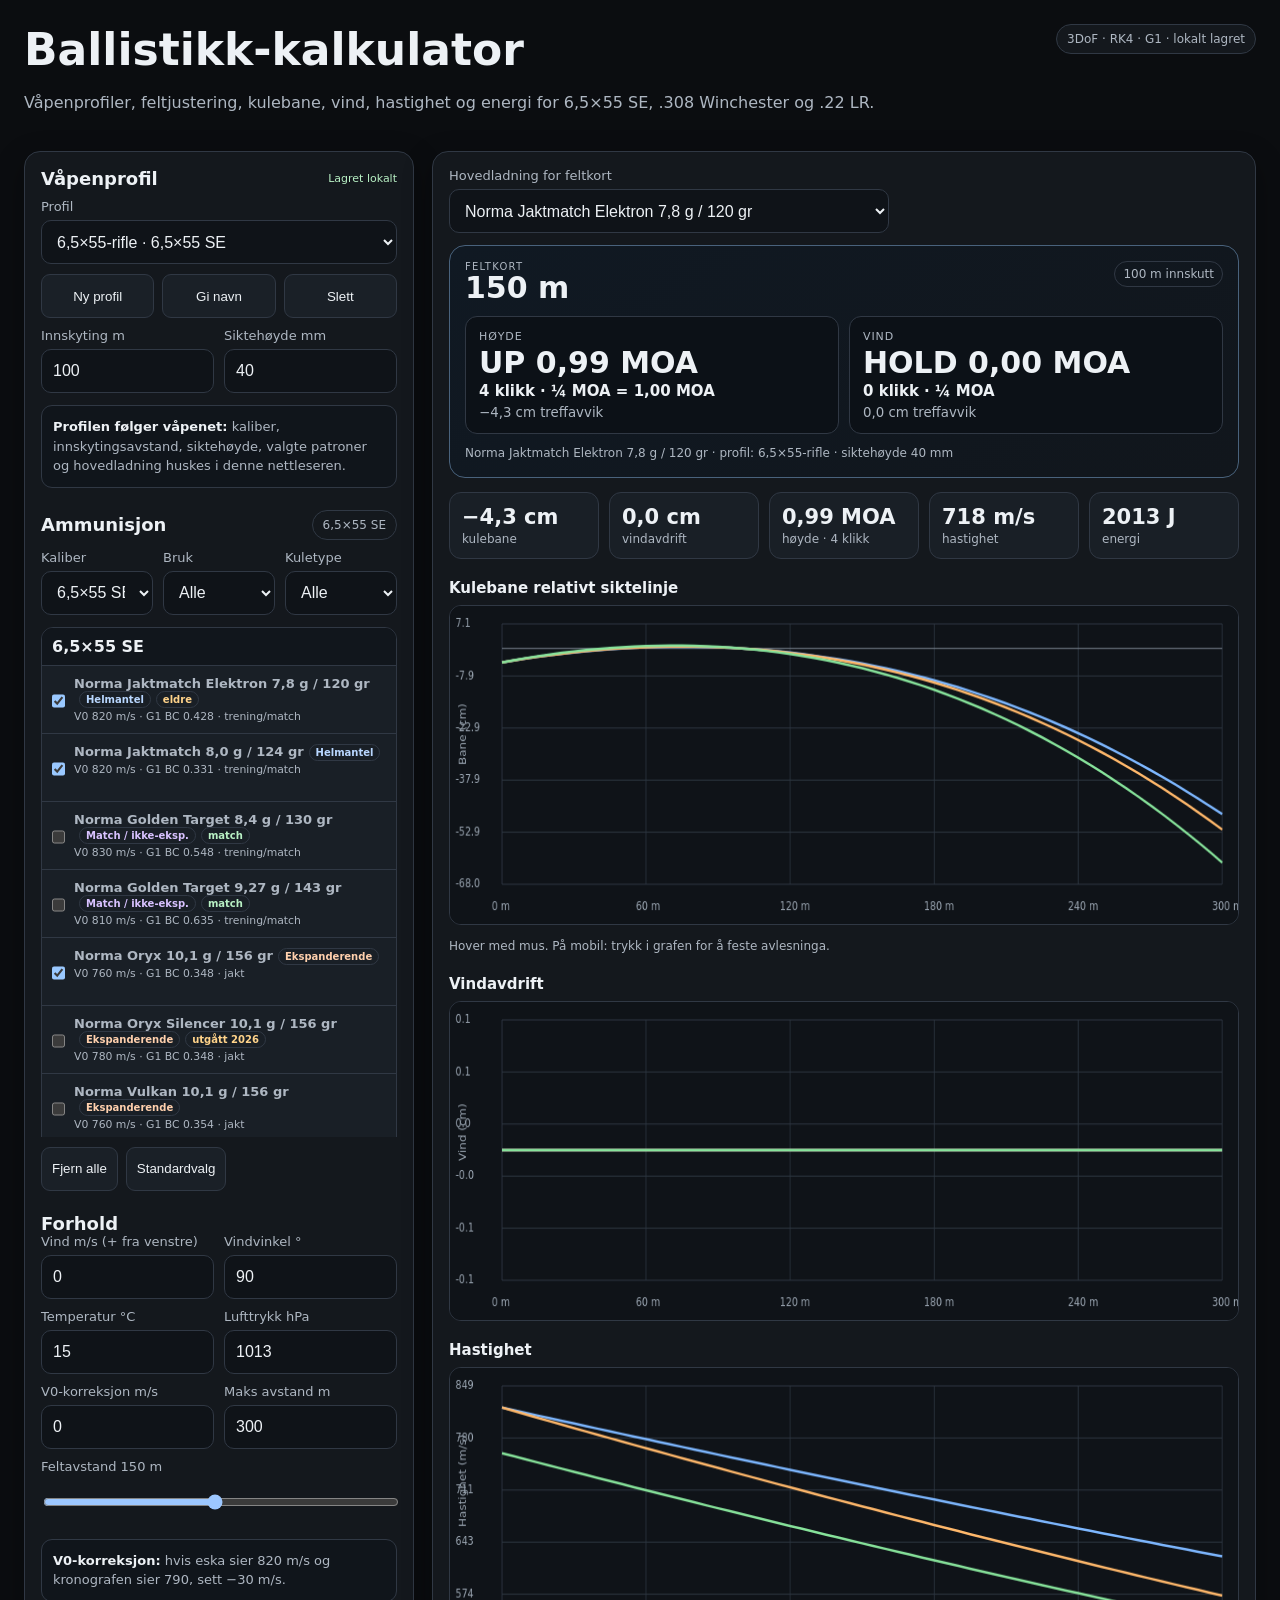
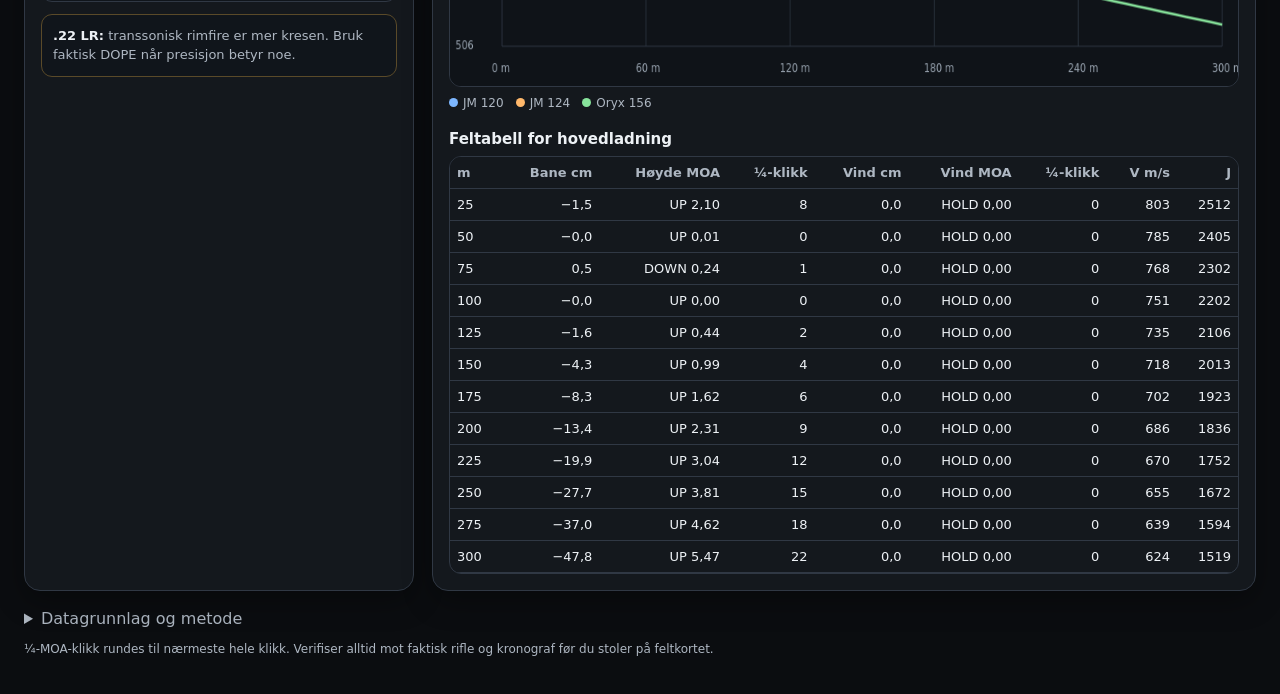
<file: ballistikk/index.html>
<!doctype html>
<html lang="no">
<head>
<meta charset="utf-8">
<meta name="viewport" content="width=device-width,initial-scale=1">
<meta name="description" content="Interaktiv ballistikk-kalkulator for 6,5x55, .308 Winchester og .22 LR med våpenprofiler og feltjustering i MOA.">
<meta name="theme-color" content="#0b0d10">
<meta name="apple-mobile-web-app-capable" content="yes">
<meta name="apple-mobile-web-app-status-bar-style" content="black-translucent">
<meta name="apple-mobile-web-app-title" content="Ballistikk">
<title>Ballistikk-kalkulator</title>
<link rel="manifest" href="./manifest.webmanifest?v=20261107-5">
<link rel="icon" type="image/png" sizes="192x192" href="./icon-192.png">
<link rel="apple-touch-icon" href="./icon-192.png">
<link rel="stylesheet" href="./style.css?v=20261107-5">
<script defer src="./app.js?v=20261107-5"></script>
</head>
<body>
<main>
<header class="top">
  <div><h1>Ballistikk-kalkulator</h1><p>Våpenprofiler, feltjustering, kulebane, vind, hastighet og energi for 6,5×55 SE, .308 Winchester og .22 LR.</p></div>
  <div class="top-actions">
  <button id="installBtn" class="install-btn" type="button" hidden>Installer app</button>
  <span class="badge">3DoF · RK4 · G1 · lokalt lagret</span>
</div>
</header>

<div class="grid">
<aside class="panel controls-panel">
  <section id="profilePanel" class="profile-section">
    <div class="section-head"><h2>Våpenprofil</h2><span id="saveState" class="save-state">Lagret lokalt</span></div>
    <label>Profil<select id="profileSelect"></select></label>
    <div class="actions profile-actions">
      <button id="addProfileBtn" type="button">Ny profil</button>
      <button id="renameProfileBtn" type="button">Gi navn</button>
      <button id="deleteProfileBtn" type="button">Slett</button>
    </div>
    <div class="controls profile-controls">
      <label>Innskyting m<input id="zero" type="number" min="10" max="500" step="5" value="100"></label>
      <label>Siktehøyde mm<input id="sight" type="number" min="0" max="120" step="1" value="40"></label>
    </div>
    <p class="note"><strong>Profilen følger våpenet:</strong> kaliber, innskytingsavstand, siktehøyde, valgte patroner og hovedladning huskes i denne nettleseren.</p>
  </section>

  <section class="space">
    <div class="section-head"><h2>Ammunisjon</h2><span id="ammoCaliberLabel" class="mini-badge"></span></div>
    <div class="ammo-filters">
      <label>Kaliber<select id="profileCaliber"><option value="6.5x55">6,5×55 SE</option><option value="308">.308 Win</option><option value="22lr">.22 LR</option></select></label>
      <label>Bruk<select id="typeFilter"><option value="all">Alle</option><option value="hunting">Jakt</option><option value="training">Trening / match</option></select></label>
      <label>Kuletype<select id="bulletFilter"><option value="all">Alle</option><option value="fmj">Helmantel</option><option value="match">Match / ikke-eksp.</option><option value="expanding">Ekspanderende</option><option value="rimfire">.22 LR</option></select></label>
    </div>
    <div id="loadList" class="ammo-groups"></div>
    <div class="actions"><button id="clearBtn" type="button">Fjern alle</button><button id="defaultAmmoBtn" type="button">Standardvalg</button></div>
  </section>

  <section class="space">
    <h2>Forhold</h2>
    <div class="controls">
      <label>Vind m/s (+ fra venstre)<input id="wind" type="number" step=".5" value="0"></label>
      <label>Vindvinkel °<input id="windAngle" type="number" min="0" max="180" step="5" value="90"></label>
      <label>Temperatur °C<input id="temp" type="number" min="-40" max="50" step="1" value="15"></label>
      <label>Lufttrykk hPa<input id="pressure" type="number" min="750" max="1100" step="1" value="1013"></label>
      <label>V0-korreksjon m/s<input id="v0Offset" type="number" min="-150" max="150" step="1" value="0"></label>
      <label>Maks avstand m<input id="maxRange" type="number" min="50" max="1000" step="25" value="300"></label>
      <label class="full">Feltavstand <span id="rangeLabel">150</span> m<input id="readRange" type="range" min="10" max="300" step="5" value="150"></label>
    </div>
    <p class="note"><strong>V0-korreksjon:</strong> hvis eska sier 820 m/s og kronografen sier 790, sett −30 m/s.</p>
    <p class="note warn"><strong>.22 LR:</strong> transsonisk rimfire er mer kresen. Bruk faktisk DOPE når presisjon betyr noe.</p>
  </section>
</aside>

<section class="panel results-panel">
  <div class="primary-picker">
    <label>Hovedladning for feltkort<select id="primaryLoadSelect"></select></label>
  </div>

  <section id="fieldCard" class="field-card" aria-live="polite">
    <div class="field-head"><div><span class="eyebrow">Feltkort</span><strong id="fieldDistance">150 m</strong></div><span id="fieldZero" class="field-zero">100 m innskutt</span></div>
    <div class="dial-grid">
      <div class="dial-card elevation"><span class="dial-label">Høyde</span><strong id="elevDial">UP 0,00 MOA</strong><span id="elevClicks">0 klikk · ¼ MOA</span><small id="elevImpact">0,0 cm treffavvik</small></div>
      <div class="dial-card windage"><span class="dial-label">Vind</span><strong id="windDial">LEFT 0,00 MOA</strong><span id="windClicks">0 klikk · ¼ MOA</span><small id="windImpact">0,0 cm treffavvik</small></div>
    </div>
    <p class="field-note" id="fieldLoad"></p>
  </section>

  <div id="cards" class="cards"><div class="card"><div class="v">Laster…</div><div class="k">ballistikkmotor</div></div></div>

  <h3>Kulebane relativt siktelinje</h3>
  <div class="chart"><canvas id="dropChart" width="1000" height="320"></canvas><div id="dropTip" class="tooltip"></div></div>
  <p class="hint">Hover med mus. På mobil: trykk i grafen for å feste avlesninga.</p>
  <h3>Vindavdrift</h3>
  <div class="chart"><canvas id="windChart" width="1000" height="320"></canvas><div id="windTip" class="tooltip"></div></div>
  <h3>Hastighet</h3>
  <div class="chart"><canvas id="velChart" width="1000" height="320"></canvas><div id="velTip" class="tooltip"></div></div>
  <div id="legend" class="legend"></div>

  <h3>Feltabell for hovedladning</h3>
  <div class="tablewrap"><table><thead><tr><th>m</th><th>Bane cm</th><th>Høyde MOA</th><th>¼-klikk</th><th>Vind cm</th><th>Vind MOA</th><th>¼-klikk</th><th>V m/s</th><th>J</th></tr></thead><tbody id="tbody"></tbody></table></div>
</section>
</div>

<details><summary>Datagrunnlag og metode</summary><p class="mini">Centerfire bruker publiserte V0- og G1-BC-data. .22 LR bruker oppgitt G1 der den finnes og tydelig merket effektiv G1 der produsenten bare publiserer hastighetstabell. Modellen inkluderer tyngdekraft, lufttetthet, relativ luftstrøm og standard stykkevis G1-retardasjon. Ikke Coriolis, spindrift eller aerodynamisk jump.</p></details>
<p class="mini">¼-MOA-klikk rundes til nærmeste hele klikk. Verifiser alltid mot faktisk rifle og kronograf før du stoler på feltkortet.</p>
<noscript><p class="note warn">JavaScript må være aktivert for at kalkulatoren skal fungere.</p></noscript>
</main>
</body></html>
</file>
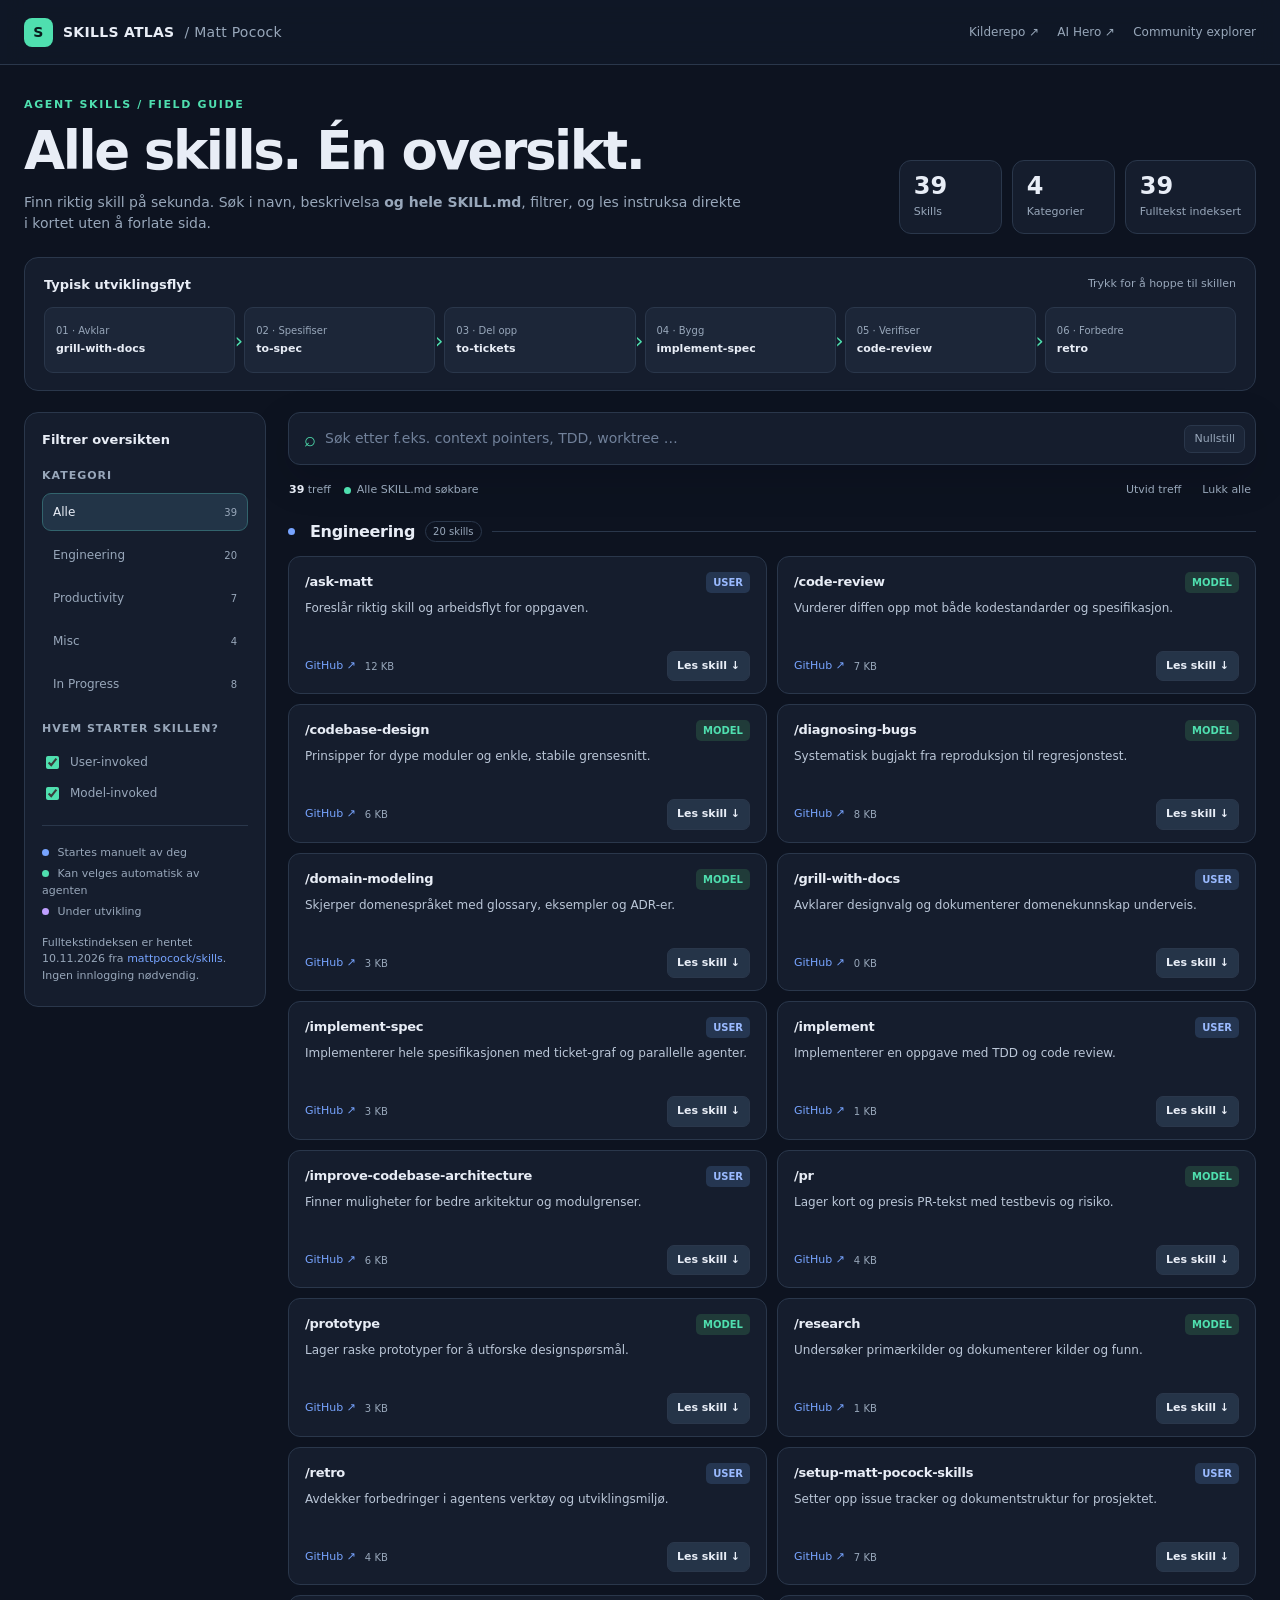
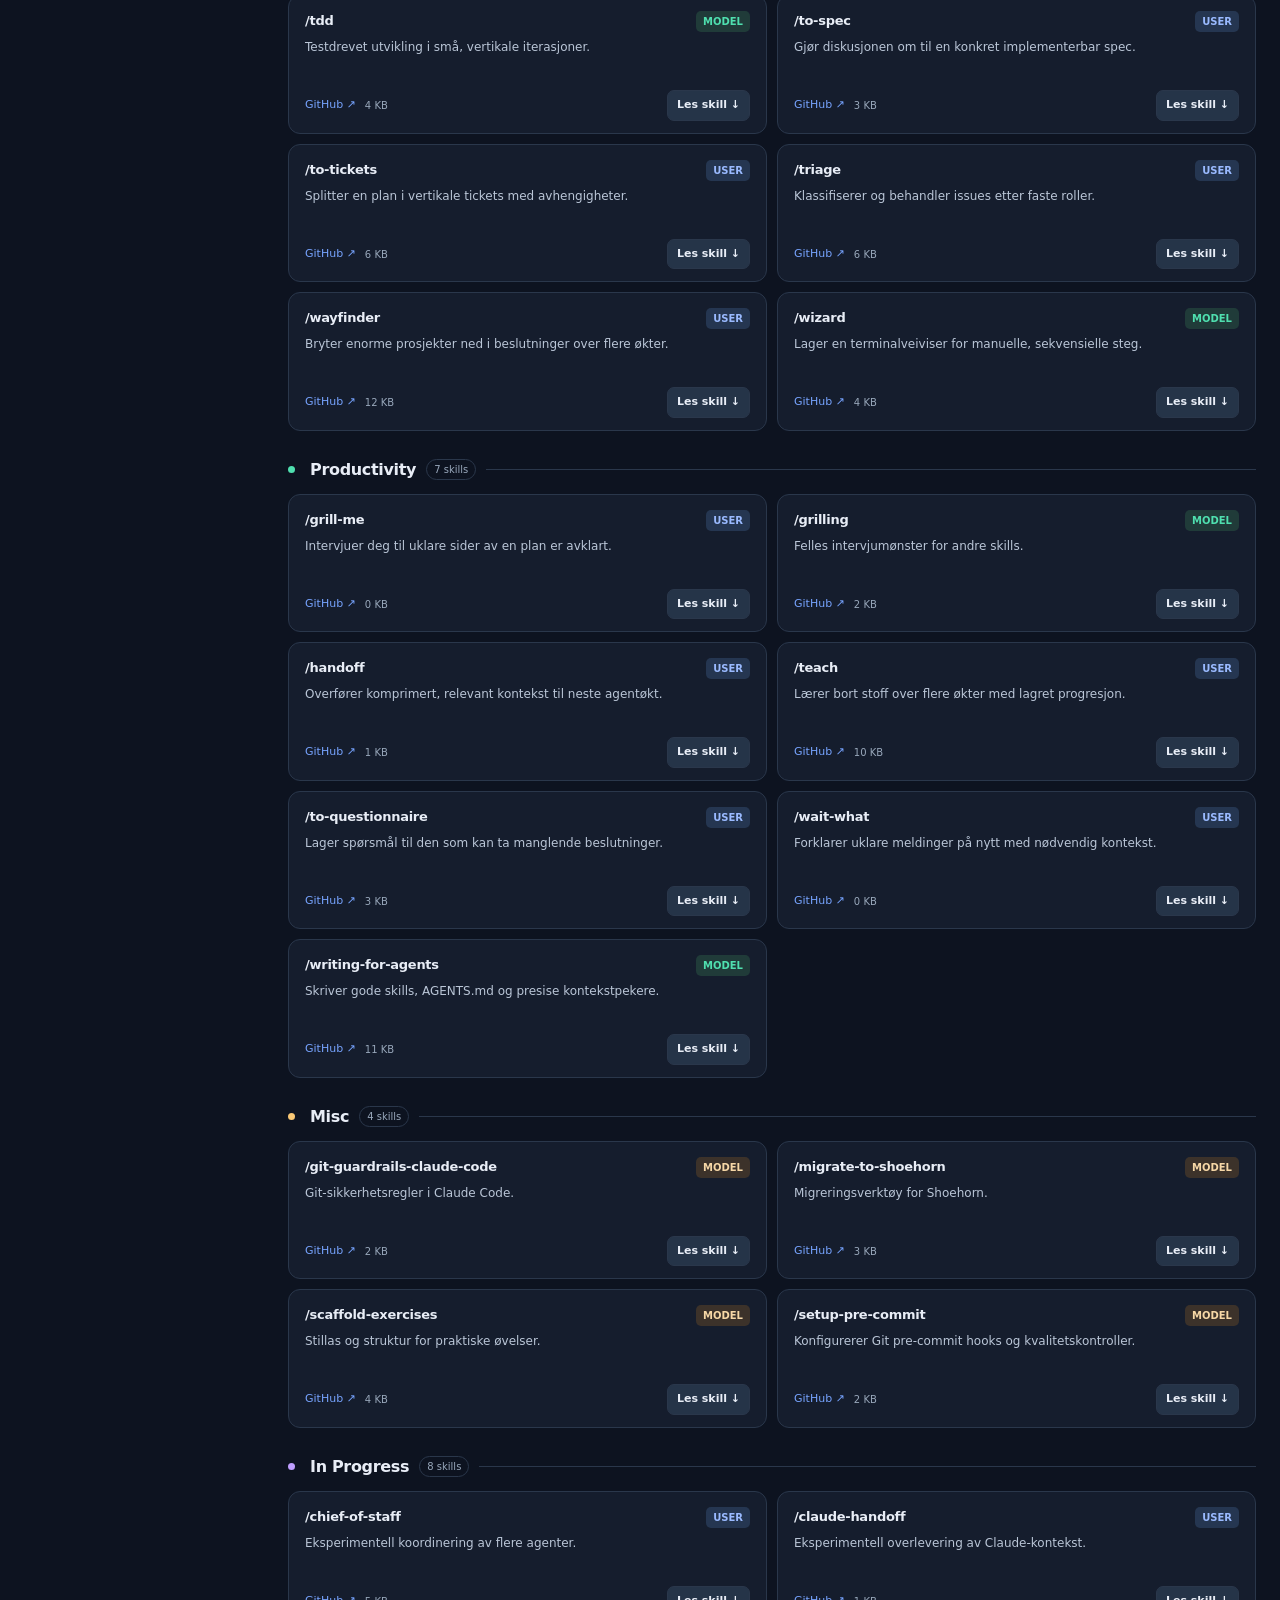
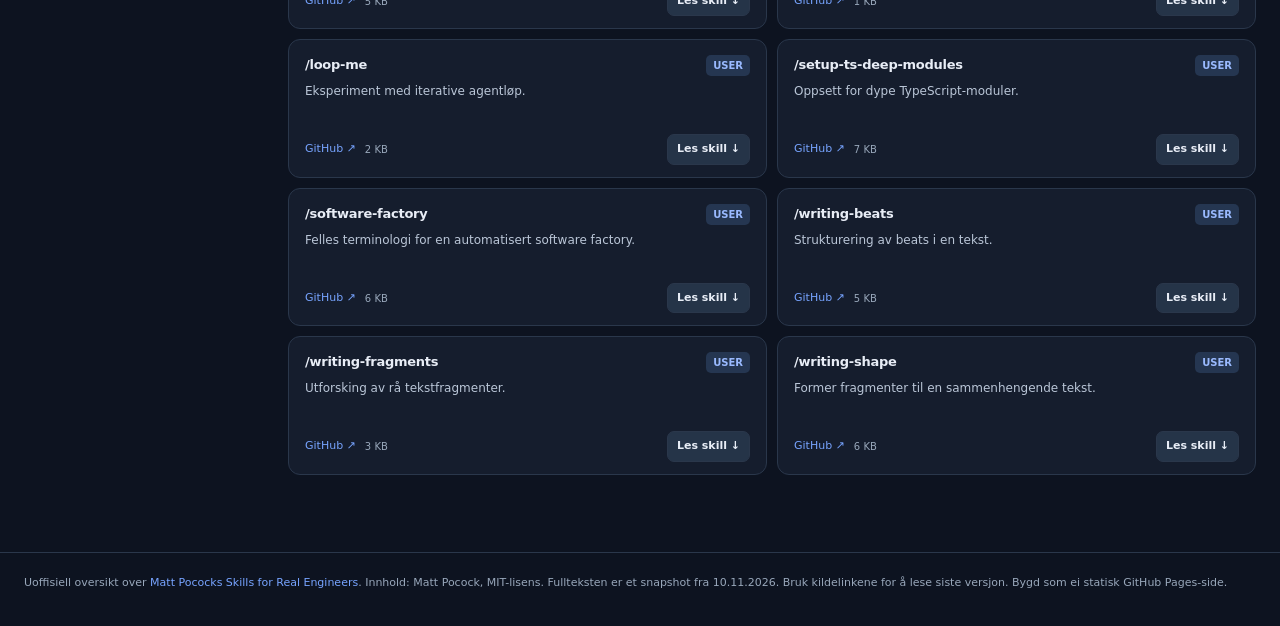
<file: matt-skills/index.html>
<!doctype html>
<html lang="no">
<head>
  <meta charset="utf-8" />
  <meta name="viewport" content="width=device-width, initial-scale=1" />
  <meta name="theme-color" content="#101827" />
  <meta name="description" content="Søk på tvers av alle Matt Pocock sine Agent Skills, inkludert hele SKILL.md." />
  <title>Skills Atlas • Matt Pocock</title>
  <style>
    :root{color-scheme:dark;--bg:#0d1320;--surface:#151d2d;--soft:#1c2638;--edge:#2a374b;--text:#e8edf6;--muted:#98a7ba;--mint:#4fdfaf;--blue:#77a4ff;--lilac:#bf9fff;--amber:#f9c875;--shadow:0 14px 40px #05091228}
    *,*::before,*::after{box-sizing:border-box}html{scroll-behavior:smooth}body{margin:0;font:14px/1.5 Inter,ui-sans-serif,system-ui,-apple-system,BlinkMacSystemFont,"Segoe UI",sans-serif;background:var(--bg);color:var(--text)}button,input,select{font:inherit}a{color:inherit;text-decoration:none}button{cursor:pointer}button:focus-visible,a:focus-visible,input:focus-visible{outline:2px solid var(--mint);outline-offset:3px}::selection{background:#276d66}p{margin:.45rem 0}
    .wrap{width:min(1420px,calc(100% - 48px));margin:0 auto}.top{border-bottom:1px solid var(--edge);background:#111a28c0;backdrop-filter:blur(12px)}.top .wrap{min-height:64px;display:flex;justify-content:space-between;align-items:center;gap:15px}.brand{font-size:14px;font-weight:800;letter-spacing:.02em;display:flex;align-items:center;gap:10px}.logo{display:grid;place-items:center;width:29px;height:29px;border-radius:8px;background:var(--mint);color:#091b1c;font-weight:900}.toplinks{display:flex;align-items:center;gap:18px;color:var(--muted);font-size:12px}.toplinks a:hover,.source:hover{color:var(--mint)}
    .hero{padding:32px 0 23px;display:flex;justify-content:space-between;align-items:flex-end;gap:24px}.eyebrow{font-size:11px;letter-spacing:.15em;font-weight:800;text-transform:uppercase;color:var(--mint)}h1{font-size:clamp(30px,4.7vw,53px);line-height:1.1;letter-spacing:-.045em;margin:8px 0 12px;font-weight:850}.hero p{font-size:14px;color:var(--muted);max-width:720px;margin:0}.stats{display:flex;gap:10px;flex:none}.stat{min-width:103px;background:var(--surface);padding:12px 14px;border-radius:12px;border:1px solid var(--edge)}.stat strong{display:block;font-size:24px;line-height:1.1}.stat span{font-size:11px;color:var(--muted)}
    .workflow{border:1px solid var(--edge);background:var(--surface);border-radius:14px;padding:17px 19px;margin-bottom:21px}.section-line{display:flex;justify-content:space-between;align-items:center;gap:10px}.section-line strong{font-size:13px}.hint{font-size:11px;color:var(--muted)}.steps{display:grid;grid-template-columns:repeat(6,minmax(0,1fr));gap:9px;margin-top:13px}.step{position:relative;border:1px solid var(--edge);background:var(--soft);border-radius:9px;padding:10px 11px;text-align:left;color:var(--text);min-height:66px}.step:not(:last-child)::after{content:'›';font-size:21px;position:absolute;right:-9px;top:18px;z-index:1;color:var(--mint)}.step b{display:block;font-size:11px;overflow-wrap:anywhere}.step small{display:block;font-size:10px;color:var(--muted);margin-bottom:3px}.step:hover{border-color:var(--mint)}
    .layout{display:grid;grid-template-columns:242px minmax(0,1fr);gap:22px;padding-bottom:50px;align-items:start}.controls{position:sticky;top:18px;border:1px solid var(--edge);background:var(--surface);border-radius:14px;padding:17px}.controls h2{font-size:13px;margin:0 0 12px}.filter-label{font-size:11px;font-weight:750;color:var(--muted);text-transform:uppercase;letter-spacing:.09em;margin:18px 0 9px}.filterlist{display:grid;gap:5px}.filterbtn{background:transparent;color:var(--muted);border:1px solid transparent;text-align:left;border-radius:9px;padding:9px 10px;display:flex;align-items:center;justify-content:space-between;gap:7px;font-size:12px}.filterbtn:hover{background:var(--soft);color:var(--text)}.filterbtn.active{background:#223447;border-color:#32646d;color:var(--text)}.filterbtn small{color:var(--muted)}.checkrow{display:flex;gap:8px;align-items:center;font-size:12px;color:var(--muted);padding:6px 0;cursor:pointer}.checkrow input{accent-color:var(--mint)}.help{border-top:1px solid var(--edge);margin-top:16px;padding-top:14px;color:var(--muted);font-size:11px}.help p{margin:5px 0}.dot{display:inline-block;height:7px;width:7px;border-radius:50%;background:var(--blue);margin-right:5px}.dot.agent{background:var(--mint)}.dot.misc{background:var(--amber)}.dot.wip{background:var(--lilac)}
    .main{min-width:0}.searchbar{display:flex;gap:9px;align-items:center;background:var(--surface);border:1px solid var(--edge);padding:8px 10px 8px 15px;border-radius:12px;box-shadow:var(--shadow)}.searchbar:focus-within{border-color:var(--mint)}.glass{font-size:20px;color:var(--mint)}.searchbar input{background:none;border:0;color:var(--text);outline:0;width:100%;font-size:14px;padding:7px 0;min-width:0}.searchbar input::placeholder{color:#71819a}.clear{border:1px solid var(--edge);background:var(--soft);color:var(--muted);border-radius:7px;padding:5px 9px;font-size:11px}.clear:hover{color:var(--text)}.statusbar{display:flex;gap:10px;justify-content:space-between;align-items:center;flex-wrap:wrap;margin:13px 1px 17px;color:var(--muted);font-size:11px}.statusgroup{display:flex;align-items:center;gap:13px;flex-wrap:wrap}.statusbar b{color:var(--text)}.load{display:flex;align-items:center;gap:6px}.pulse{width:7px;height:7px;border-radius:50%;background:var(--amber)}.pulse.done{background:var(--mint)}.pulse.error{background:#ef797e}.action{background:transparent;color:var(--muted);border:0;padding:4px;font-size:11px}.action:hover{color:var(--mint)}
    .category{margin:0 0 27px;scroll-margin-top:20px}.cathead{display:flex;align-items:center;gap:10px;margin-bottom:12px}.cathead h2{font-size:16px;letter-spacing:-.02em;margin:0}.cathead .pill{font-size:10px;color:var(--muted);border:1px solid var(--edge);border-radius:20px;padding:2px 7px}.cathead .rule{flex:1;height:1px;background:var(--edge)}.cards{display:grid;grid-template-columns:repeat(2,minmax(0,1fr));gap:10px}.card{min-width:0;border:1px solid var(--edge);border-radius:12px;padding:15px 16px 12px;background:var(--surface);position:relative;display:flex;flex-direction:column;gap:7px;scroll-margin-top:14px;transition:border-color .12s,background .12s}.card:hover{border-color:#456175}.card.expanded{grid-column:span 2;border-color:#37696b;background:#172333}.cardhead{display:flex;align-items:flex-start;justify-content:space-between;gap:8px}.skill-name{font-size:13px;letter-spacing:-.02em;font-weight:800;overflow-wrap:anywhere;margin:0}.kind{font-size:10px;color:var(--mint);white-space:nowrap;font-weight:650;border-radius:5px;background:#203b39;padding:3px 7px}.kind.manual{color:#9abaff;background:#253651}.kind.wip{color:#d1b5ff;background:#342947}.kind.misc{color:#f6d7a6;background:#3c322a}.desc{font-size:12px;color:#bac6d7;min-height:38px;line-height:1.45;margin:0}.match{font-size:11px;color:var(--muted);background:#212e41;border-left:2px solid var(--mint);border-radius:4px;padding:7px 8px;line-height:1.55;overflow-wrap:anywhere}.match mark,.markdown mark{background:#477b62;color:#fff;border-radius:2px;padding:0 1px}.cardfoot{display:flex;gap:12px;align-items:center;justify-content:space-between;margin-top:auto;padding-top:6px}.footleft{display:flex;gap:9px;align-items:center;flex-wrap:wrap}.source{font-size:11px;color:var(--blue)}.filemeta{font-size:10px;color:var(--muted)}.toggle{font-size:11px;font-weight:720;border:1px solid var(--edge);background:#253448;color:var(--text);border-radius:7px;padding:6px 9px}.toggle:hover{border-color:var(--mint)}.markdown{font:12px/1.65 ui-monospace,SFMono-Regular,Menlo,Consolas,monospace;white-space:pre-wrap;overflow-wrap:anywhere;background:#0e1828;border:1px solid #294054;border-radius:9px;padding:17px;color:#d5e2f0;max-height:580px;overflow:auto;tab-size:2}.fulltools{display:flex;gap:10px;justify-content:space-between;align-items:center;color:var(--muted);font-size:11px}.fulltools button{background:transparent;border:0;color:var(--blue);padding:6px 0}.fulltools button:hover{color:var(--mint)}.empty{padding:45px;text-align:center;color:var(--muted);border:1px dashed var(--edge);border-radius:12px}.footer{border-top:1px solid var(--edge);padding:22px 0 35px;color:var(--muted);font-size:11px}.footer a{color:var(--blue)}
    @media(max-width:1100px){.layout{grid-template-columns:195px minmax(0,1fr)}.stats{gap:6px}.stat{min-width:84px}.steps{grid-template-columns:repeat(3,minmax(0,1fr))}.step:nth-child(3)::after{content:none}}
    @media(max-width:760px){.wrap{width:min(100% - 26px,720px)}.hero{padding-top:27px;align-items:start;flex-direction:column;gap:16px}.stats{width:100%}.stat{flex:1}.layout{display:block}.controls{position:static;margin-bottom:14px;padding:11px}.controls h2{margin:0 0 7px}.filterlist{display:flex;gap:5px;overflow-x:auto;padding-bottom:5px}.filterbtn{white-space:nowrap;padding:7px 10px}.filter-label{margin:10px 0 5px}.checks{display:flex;flex-wrap:wrap;gap:6px 15px}.help{display:none}.steps{grid-template-columns:repeat(3,minmax(0,1fr))}.workflow{padding:13px}.cards{grid-template-columns:minmax(0,1fr)}.card.expanded{grid-column:span 1}.toplinks a:nth-child(2){display:none}}
    @media(max-width:410px){.steps{grid-template-columns:repeat(2,minmax(0,1fr))}.step:nth-child(2)::after,.step:nth-child(4)::after{content:none}.step:nth-child(3)::after{content:'›'}.stat strong{font-size:19px}.toplinks{gap:6px}.stat{padding:10px}.hero p{font-size:12px}.card{padding:13px}.searchbar{padding-left:10px}}
  </style>
</head>
<body>
<header class="top"><div class="wrap"><a class="brand" href="#top"><span class="logo">S</span> SKILLS ATLAS <span style="font-weight:400;color:var(--muted)">/ Matt Pocock</span></a><nav class="toplinks"><a href="https://github.com/mattpocock/skills" target="_blank" rel="noopener">Kilderepo ↗</a><a href="https://www.aihero.dev/skills" target="_blank" rel="noopener">AI Hero ↗</a><span>Community explorer</span></nav></div></header>
<main id="top" class="wrap">
<section class="hero"><div><div class="eyebrow">Agent skills / field guide</div><h1>Alle skills. Én oversikt.</h1><p>Finn riktig skill på sekunda. Søk i navn, beskrivelsa <strong>og hele SKILL.md</strong>, filtrer, og les instruksa direkte i kortet uten å forlate sida.</p></div><div class="stats" aria-label="Statistikk"><div class="stat"><strong id="total">39</strong><span>Skills</span></div><div class="stat"><strong>4</strong><span>Kategorier</span></div><div class="stat"><strong id="indexed">0</strong><span>Fulltekst indeksert</span></div></div></section>
<section class="workflow" aria-label="Vanlig arbeidsflyt"><div class="section-line"><strong>Typisk utviklingsflyt</strong><span class="hint">Trykk for å hoppe til skillen</span></div><div class="steps" id="flow"></div></section>
<div class="layout">
<aside class="controls" aria-label="Filtre"><h2>Filtrer oversikten</h2><div class="filter-label">Kategori</div><div class="filterlist" id="categoryFilters"></div><div class="filter-label">Hvem starter skillen?</div><div class="checks"><label class="checkrow"><input id="manual" type="checkbox" checked> User-invoked</label><label class="checkrow"><input id="automatic" type="checkbox" checked> Model-invoked</label></div><div class="help"><p><span class="dot"></span> Startes manuelt av deg</p><p><span class="dot agent"></span> Kan velges automatisk av agenten</p><p><span class="dot wip"></span> Under utvikling</p><p style="margin-top:14px">Fulltekstindeksen er hentet 10.11.2026 fra <a class="source" href="https://github.com/mattpocock/skills" target="_blank" rel="noopener">mattpocock/skills</a>. Ingen innlogging nødvendig.</p></div></aside>
<section class="main" aria-label="Skills"><div class="searchbar"><span class="glass" aria-hidden="true">⌕</span><input id="search" type="search" autocomplete="off" spellcheck="false" placeholder="Søk etter f.eks. context pointers, TDD, worktree …" aria-label="Søk i alle skills og fulltekst"/><button class="clear" id="clear" type="button">Nullstill</button></div><div class="statusbar"><div class="statusgroup"><span><b id="results">39</b> treff</span><span class="load"><span class="pulse" id="pulse"></span><span id="loadstatus">Laster SKILL.md …</span></span></div><div class="statusgroup"><button class="action" id="expandAll" type="button">Utvid treff</button><button class="action" id="collapseAll" type="button">Lukk alle</button></div></div><div id="catalog"></div></section>
</div>
</main><footer class="footer"><div class="wrap">Uoffisiell oversikt over <a href="https://github.com/mattpocock/skills" target="_blank" rel="noopener">Matt Pococks Skills for Real Engineers</a>. Innhold: Matt Pocock, MIT-lisens. Fullteksten er et snapshot fra 10.11.2026. Bruk kildelinkene for å lese siste versjon. Bygd som ei statisk GitHub Pages-side.</div></footer>
<script>
(() => {
  'use strict';
  const groups=[
    {name:'Engineering',slug:'engineering',items:[
      ['ask-matt','Foreslår riktig skill og arbeidsflyt for oppgaven.','user'],
      ['code-review','Vurderer diffen opp mot både kodestandarder og spesifikasjon.','model'],
      ['codebase-design','Prinsipper for dype moduler og enkle, stabile grensesnitt.','model'],
      ['diagnosing-bugs','Systematisk bugjakt fra reproduksjon til regresjonstest.','model'],
      ['domain-modeling','Skjerper domenespråket med glossary, eksempler og ADR-er.','model'],
      ['grill-with-docs','Avklarer designvalg og dokumenterer domenekunnskap underveis.','user'],
      ['implement-spec','Implementerer hele spesifikasjonen med ticket-graf og parallelle agenter.','user'],
      ['implement','Implementerer en oppgave med TDD og code review.','user'],
      ['improve-codebase-architecture','Finner muligheter for bedre arkitektur og modulgrenser.','user'],
      ['pr','Lager kort og presis PR-tekst med testbevis og risiko.','model'],
      ['prototype','Lager raske prototyper for å utforske designspørsmål.','model'],
      ['research','Undersøker primærkilder og dokumenterer kilder og funn.','model'],
      ['retro','Avdekker forbedringer i agentens verktøy og utviklingsmiljø.','user'],
      ['setup-matt-pocock-skills','Setter opp issue tracker og dokumentstruktur for prosjektet.','user'],
      ['tdd','Testdrevet utvikling i små, vertikale iterasjoner.','model'],
      ['to-spec','Gjør diskusjonen om til en konkret implementerbar spec.','user'],
      ['to-tickets','Splitter en plan i vertikale tickets med avhengigheter.','user'],
      ['triage','Klassifiserer og behandler issues etter faste roller.','user'],
      ['wayfinder','Bryter enorme prosjekter ned i beslutninger over flere økter.','user'],
      ['wizard','Lager en terminalveiviser for manuelle, sekvensielle steg.','model']
    ]},
    {name:'Productivity',slug:'productivity',items:[
      ['grill-me','Intervjuer deg til uklare sider av en plan er avklart.','user'],
      ['grilling','Felles intervjumønster for andre skills.','model'],
      ['handoff','Overfører komprimert, relevant kontekst til neste agentøkt.','user'],
      ['teach','Lærer bort stoff over flere økter med lagret progresjon.','user'],
      ['to-questionnaire','Lager spørsmål til den som kan ta manglende beslutninger.','user'],
      ['wait-what','Forklarer uklare meldinger på nytt med nødvendig kontekst.','user'],
      ['writing-for-agents','Skriver gode skills, AGENTS.md og presise kontekstpekere.','model']
    ]},
    {name:'Misc',slug:'misc',items:[
      ['git-guardrails-claude-code','Git-sikkerhetsregler i Claude Code.','model'],
      ['migrate-to-shoehorn','Migreringsverktøy for Shoehorn.','model'],
      ['scaffold-exercises','Stillas og struktur for praktiske øvelser.','model'],
      ['setup-pre-commit','Konfigurerer Git pre-commit hooks og kvalitetskontroller.','model']
    ]},
    {name:'In Progress',slug:'in-progress',items:[
      ['chief-of-staff','Eksperimentell koordinering av flere agenter.','user'],
      ['claude-handoff','Eksperimentell overlevering av Claude-kontekst.','user'],
      ['loop-me','Eksperiment med iterative agentløp.','user'],
      ['setup-ts-deep-modules','Oppsett for dype TypeScript-moduler.','user'],
      ['software-factory','Felles terminologi for en automatisert software factory.','user'],
      ['writing-beats','Strukturering av beats i en tekst.','user'],
      ['writing-fragments','Utforsking av rå tekstfragmenter.','user'],
      ['writing-shape','Former fragmenter til en sammenhengende tekst.','user']
    ]}
  ];
  const items=groups.flatMap(g=>g.items.map(([name,desc,type])=>({name,desc,type,group:g.name,slug:g.slug,text:'',loaded:false,error:false,open:false})));
  const $=id=>document.getElementById(id);
  const state={category:'Alle',query:'',manual:true,automatic:true};
  const escapeHTML=value=>String(value).replace(/[&<>"']/g,c=>({'&':'&amp;','<':'&lt;','>':'&gt;','"':'&quot;',"'":'&#39;'}[c]));
  const fold=value=>String(value).toLocaleLowerCase().normalize('NFD').replace(/[\u0300-\u036f]/g,'');
  const tokens=()=>fold(state.query).trim().split(/\s+/).filter(Boolean);
  const path=s=>'skills/'+s.slug+'/'+s.name+'/SKILL.md';
  const source=s=>'https://github.com/mattpocock/skills/blob/main/'+path(s);
  const matching=s=>{if(state.category!=='Alle'&&state.category!==s.group)return false;if((s.type==='user'&&!state.manual)||(s.type==='model'&&!state.automatic))return false;const hay=fold(s.name+' '+s.desc+' '+s.group+' '+s.text);return tokens().every(t=>hay.includes(t))};
  const highlight=(value,ts)=>{const str=String(value);if(!ts.length)return escapeHTML(str);const re=new RegExp('('+ts.map(x=>x.replace(/[.*+?^${}()|[\]\\]/g,'\\$&')).join('|')+')','gi');return escapeHTML(str).replace(re,'<mark>$1</mark>')};
  const snippet=(s,ts)=>{if(!ts.length||!s.text)return '';const raw=s.text,hay=fold(raw);let pos=Infinity;for(const t of ts){const p=hay.indexOf(t);if(p>=0&&p<pos)pos=p}if(!isFinite(pos))return '';const start=Math.max(0,pos-83),end=Math.min(raw.length,pos+170);return (start?'…':'')+raw.slice(start,end).replace(/\s+/g,' ').trim()+(end<raw.length?'…':'')};
  const mk=(tag,cls,content)=>{const node=document.createElement(tag);if(cls)node.className=cls;if(content!==undefined)node.textContent=content;return node};
  function renderFlow(){const flow=$('flow');[['grill-with-docs','01 · Avklar'],['to-spec','02 · Spesifiser'],['to-tickets','03 · Del opp'],['implement-spec','04 · Bygg'],['code-review','05 · Verifiser'],['retro','06 · Forbedre']].forEach(([id,label])=>{const btn=mk('button','step');btn.type='button';btn.append(mk('small','',label),mk('b','',id));btn.addEventListener('click',()=>{state.category='Alle';state.query='';state.manual=true;state.automatic=true;$('manual').checked=true;$('automatic').checked=true;$('search').value='';render();const el=document.getElementById('skill-'+id);if(el){el.scrollIntoView({behavior:'smooth',block:'center'});el.style.borderColor='var(--mint)';setTimeout(()=>el.style.borderColor='',1500)}});flow.append(btn)})}
  function renderFilters(){const wrap=$('categoryFilters');wrap.replaceChildren();['Alle',...groups.map(g=>g.name)].forEach(name=>{const btn=mk('button','filterbtn'+(state.category===name?' active':''));btn.type='button';btn.append(mk('span','',name),mk('small','',name==='Alle'?items.length:items.filter(x=>x.group===name).length));btn.setAttribute('aria-pressed',String(state.category===name));btn.addEventListener('click',()=>{state.category=name;render()});wrap.append(btn)})}
  function buildCard(s,ts){const card=mk('article','card'+(s.open?' expanded':''));card.id='skill-'+s.name;
    const head=mk('div','cardhead');head.append(mk('h3','skill-name','/'+s.name));head.append(mk('span','kind '+(s.type==='user'?'manual':s.slug==='in-progress'?'wip':s.slug==='misc'?'misc':''),s.type==='user'?'USER':'MODEL'));card.append(head);
    const d=mk('p','desc');d.innerHTML=highlight(s.desc,ts);card.append(d);
    const match=snippet(s,ts);if(match){const m=mk('div','match');m.innerHTML=highlight(match,ts);card.append(m)}
    const foot=mk('div','cardfoot'),left=mk('div','footleft'),a=mk('a','source','GitHub ↗');a.href=source(s);a.target='_blank';a.rel='noopener noreferrer';left.append(a,mk('span','filemeta',s.loaded?Math.round(s.text.length/1024)+' KB':'SKILL.md'+(s.error?' · utilgjengelig':'')));
    const toggle=mk('button','toggle',s.open?'Lukk ↑':'Les skill ↓');toggle.type='button';toggle.setAttribute('aria-expanded',String(s.open));toggle.addEventListener('click',()=>{s.open=!s.open;render()});foot.append(left,toggle);card.append(foot);
    if(s.open){const tools=mk('div','fulltools');tools.append(mk('span','',s.loaded?'Original SKILL.md · kilde: main':s.error?'Klarte ikke hente fulltekst. Bruk GitHub-lenka.':'Laster fulltekst …'));const copy=mk('button','','Kopier innhold');copy.type='button';copy.disabled=!s.loaded;copy.addEventListener('click',()=>{navigator.clipboard.writeText(s.text).then(()=>{copy.textContent='Kopiert ✓';setTimeout(()=>copy.textContent='Kopier innhold',1300)}).catch(()=>{copy.textContent='Kunne ikke kopiere'})});tools.append(copy);card.append(tools);const pre=mk('pre','markdown');pre.innerHTML=s.loaded?highlight(s.text,ts):escapeHTML(s.error?'Kunne ikke laste fila fra GitHub.':'Laster SKILL.md …');card.append(pre)}return card}
  function render(){renderFilters();const ts=tokens(),visible=items.filter(matching);$('results').textContent=visible.length;const root=$('catalog');root.replaceChildren();for(const g of groups){const relevant=visible.filter(s=>s.group===g.name);if(!relevant.length)continue;const sec=mk('section','category');sec.id='group-'+g.slug;const head=mk('div','cathead');head.append(mk('span','dot '+(g.slug==='productivity'?'agent':g.slug==='misc'?'misc':g.slug==='in-progress'?'wip':'')),mk('h2','',g.name),mk('span','pill',relevant.length+' skills'),mk('span','rule'));sec.append(head);const grid=mk('div','cards');relevant.forEach(s=>grid.append(buildCard(s,ts)));sec.append(grid);root.append(sec)}if(!visible.length){const empty=mk('div','empty',items.some(x=>!x.loaded&&!x.error)?'Ingen treff enda. Resten av fullteksten indekseres …':'Ingen treff. Prøv et annet søk eller endre filtrene.');root.append(empty)}}
  function renderStatus(){const done=items.filter(s=>s.loaded).length,failed=items.filter(s=>s.error).length;$('indexed').textContent=done;const pulse=$('pulse');pulse.className='pulse'+(done===items.length?' done':failed&&done+failed===items.length?' error':'');$('loadstatus').textContent=done===items.length?'Alle SKILL.md søkbare':done+failed===items.length?done+' indeksert · '+failed+' kunne ikke lastes':done+' / '+items.length+' SKILL.md lastet'}
  async function loadSkills(){
    const packs=['engineering-1','engineering-2','productivity','misc','in-progress'];
    try{
      const loaded=await Promise.all(packs.map(async name=>{const res=await fetch('data/'+name+'.json');if(!res.ok)throw Error('Index '+name+': '+res.status);return (await res.json()).files}));
      const lookup=Object.assign({},...loaded);
      for(const s of items){const text=lookup[path(s)];if(typeof text==='string'&&text.length){s.text=text;s.loaded=true;const frontmatter=text.match(/^---\r?\n([\s\S]*?)\r?\n---/);if(frontmatter)s.type=/^disable-model-invocation:\s*true\s*$/m.test(frontmatter[1])?'user':'model'}else{s.error=true}}
      renderStatus();render();
    }catch(err){
      $('loadstatus').textContent='Lokal indeks utilgjengelig. Henter fra GitHub …';
      let next=0;
      const workers=Array.from({length:6},async()=>{while(next<items.length){const s=items[next++];try{const response=await fetch('https://raw.githubusercontent.com/mattpocock/skills/main/'+path(s));if(!response.ok)throw Error('HTTP '+response.status);s.text=await response.text();s.loaded=true;s.error=false;const fm=s.text.match(/^---\r?\n([\s\S]*?)\r?\n---/);if(fm)s.type=/^disable-model-invocation:\s*true\s*$/m.test(fm[1])?'user':'model'}catch(e){s.error=true}renderStatus();render()}});
      await Promise.all(workers);
    }
  }

  $('search').addEventListener('input',e=>{state.query=e.target.value;render()});$('clear').addEventListener('click',()=>{state.category='Alle';state.query='';state.manual=true;state.automatic=true;$('search').value='';$('manual').checked=true;$('automatic').checked=true;render();$('search').focus()});$('manual').addEventListener('change',e=>{state.manual=e.target.checked;render()});$('automatic').addEventListener('change',e=>{state.automatic=e.target.checked;render()});$('expandAll').addEventListener('click',()=>{items.filter(matching).forEach(s=>s.open=true);render()});$('collapseAll').addEventListener('click',()=>{items.forEach(s=>s.open=false);render()});
  renderFlow();renderStatus();render();loadSkills();
})();
</script>
</body>
</html>
</file>
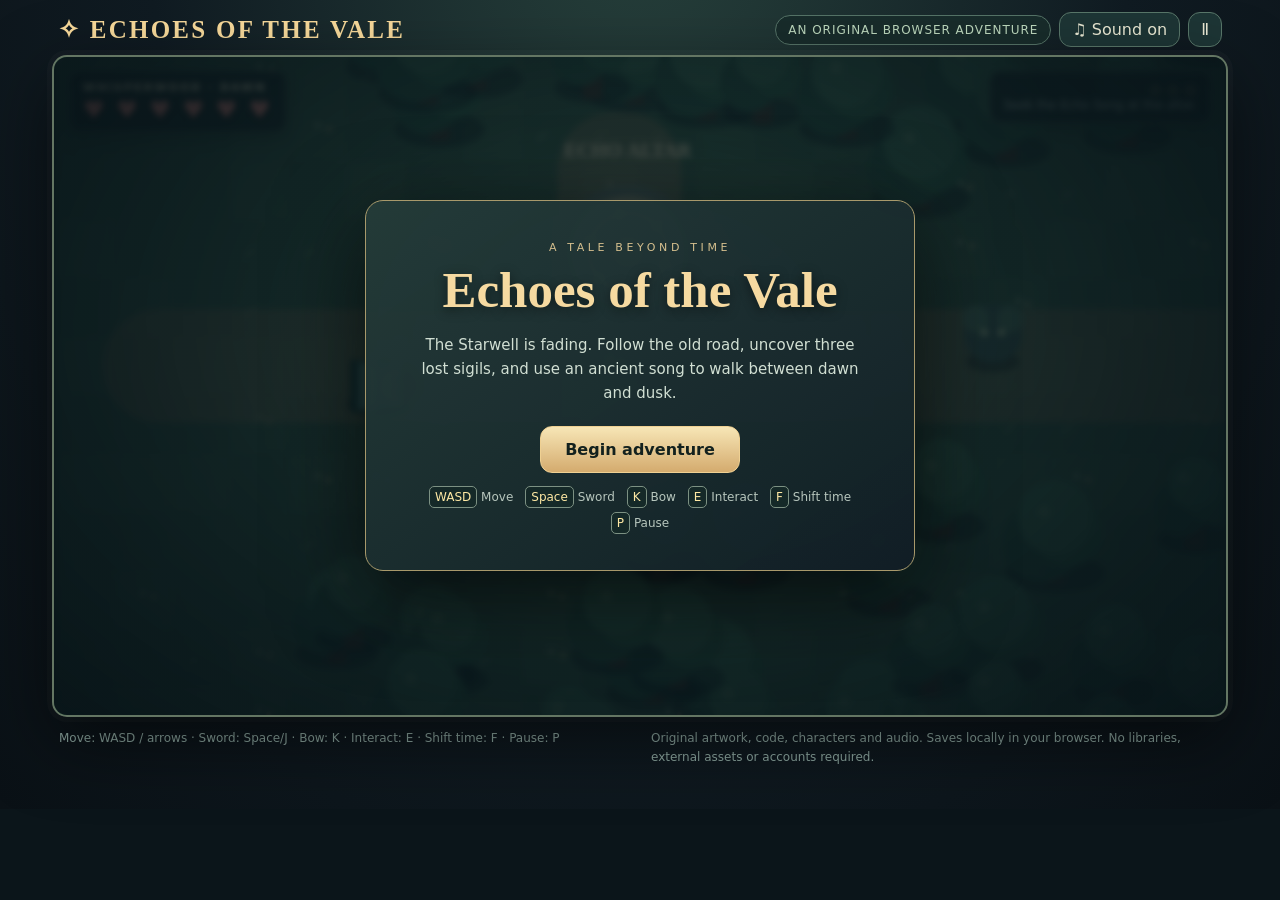
<file: echoes-of-the-vale/classic.html>
<!doctype html>
<html lang="en">
<head>
<meta charset="utf-8"><meta name="viewport" content="width=device-width,initial-scale=1,viewport-fit=cover">
<meta name="theme-color" content="#101c23"><meta name="description" content="Echoes of the Vale: an original, free, playable fantasy action-adventure.">
<title>Echoes of the Vale · A browser adventure</title>
<style>
:root{color-scheme:dark;--ink:#e8e7d2;--gold:#f7d99a;--border:#56716b}
*{box-sizing:border-box}html,body{margin:0;min-height:100%;background:#0b151a;color:var(--ink);font-family:system-ui,-apple-system,Segoe UI,sans-serif}
body{background:radial-gradient(ellipse at 50% -20%,#29443e 0,#101b22 55%,#0a1116 100%);overflow-x:hidden}
header{width:min(1200px,100%);margin:auto;padding:12px 18px 8px;display:flex;align-items:center;justify-content:space-between;gap:12px}
.brand{font-family:Georgia,serif;color:var(--gold);font-size:clamp(16px,2vw,25px);letter-spacing:.09em;font-weight:700}
small{color:#91aaa6}.pill{font-size:12px;letter-spacing:.08em;border:1px solid #557367;padding:7px 12px;border-radius:999px;color:#bdd8bd;background:#182c2b}
.header-actions{display:flex;gap:8px;align-items:center}.header-actions button{padding:7px 12px}
button{font:inherit;cursor:pointer;background:#1d3535;color:#e8e7d2;border:1px solid #587669;border-radius:12px;touch-action:manipulation}
button:hover{background:#294e47}button:focus-visible{outline:3px solid #e4ba78;outline-offset:3px}
main{width:min(1200px,100%);margin:auto;padding:0 12px 30px}
#frame{position:relative;width:100%;aspect-ratio:16/9;background:#1b302b;border:2px solid #647663;border-radius:15px;overflow:hidden;box-shadow:0 24px 70px #0008,0 0 0 5px #ffffff06}
canvas{display:block;width:100%;height:100%;object-fit:contain;image-rendering:auto}
#hud{position:absolute;top:14px;left:15px;right:15px;display:flex;align-items:start;justify-content:space-between;pointer-events:none;gap:12px}
.hudbox{background:#101d20c9;border:1px solid #9bb59950;backdrop-filter:blur(5px);padding:9px 13px;border-radius:10px;box-shadow:0 5px 20px #0005}
#hearts{font-size:24px;line-height:1;color:#f68c83;letter-spacing:2px;text-shadow:0 2px 4px #000}
#loc{font-size:11px;letter-spacing:.18em;color:#fff2cb;font-weight:700;margin-bottom:4px}
#objective{font-size:12px;color:#c6d5cb;max-width:300px;line-height:1.35}
#runehud{white-space:nowrap;font-size:14px;color:#edcd84;letter-spacing:.08em}
#toast{position:absolute;left:50%;bottom:22px;transform:translateX(-50%);width:min(86%,660px);text-align:center;background:#0d1b23ed;color:#f1e9ca;border:1px solid #a89565;padding:13px 18px;border-radius:10px;box-shadow:0 9px 28px #0009;line-height:1.45;font-family:Georgia,serif;font-size:clamp(13px,1.7vw,17px);pointer-events:none;opacity:0;transition:opacity .2s}
#toast.show{opacity:1}
#veil{position:absolute;inset:0;display:flex;align-items:center;justify-content:center;background:radial-gradient(ellipse at 50% 40%,#0c1d22aa,#071217ee);z-index:5;backdrop-filter:blur(3px)}
.panel{width:min(90%,550px);max-height:95%;overflow:auto;text-align:center;border:1px solid #a8996b;background:linear-gradient(145deg,#253b39f5,#111e25f8);padding:clamp(18px,3.4vw,40px);border-radius:18px;box-shadow:0 23px 90px #000a}
.eyebrow{font-size:11px;letter-spacing:.33em;text-transform:uppercase;color:#d5bf8e;margin:0 0 8px}
h1{margin:0 0 10px;font-family:Georgia,serif;font-size:clamp(30px,5vw,51px);color:#f6daa1;line-height:1.1;text-shadow:0 3px 12px #0007}
.lead{line-height:1.6;color:#d1dfd3;margin:15px auto 21px;max-width:450px;font-size:15px}
.mainbtn{border-color:#efd092;color:#13211e;background:linear-gradient(#f7e6b6,#d4ab6e);font-weight:750;padding:13px 24px;min-width:190px}
.mainbtn:hover{background:#fff1ca}.secondary{margin-left:9px;padding:12px 20px}
.controls{display:flex;flex-wrap:wrap;gap:12px;justify-content:center;font-size:12px;color:#b7c6bd;margin-top:17px}
kbd{font:inherit;color:#ffe9a4;border:1px solid #7c9183;background:#152928;border-radius:5px;padding:3px 5px}
#mobile{display:none;justify-content:space-between;align-items:center;gap:12px;padding:13px 5px;touch-action:none}
.dpad{display:grid;grid-template-columns:repeat(3,54px);grid-template-rows:repeat(3,42px);gap:3px}.dpad button{border-radius:9px;background:#203c3cba;font-size:20px;touch-action:none}
.dpad [data-act=up]{grid-column:2;grid-row:1}.dpad [data-act=left]{grid-column:1;grid-row:2}.dpad [data-act=down]{grid-column:2;grid-row:2}.dpad [data-act=right]{grid-column:3;grid-row:2}
.actionset{display:grid;grid-template-columns:repeat(2,69px);gap:6px}.actionset button{height:51px;font-size:12px;font-weight:750;background:#273d3e}
.actionset button[data-act=attack]{background:#65513a;border-color:#a88b56}.actionset button[data-act=phase]{background:#42406c;border-color:#8376d3}
footer{display:flex;justify-content:space-between;gap:14px;flex-wrap:wrap;color:#8da7a0;font-size:12px;padding:12px 7px;line-height:1.6}footer span{max-width:570px}
@media (pointer:coarse){#mobile{display:flex}footer .desktophelp{display:none}#toast{bottom:8px}#hud{top:6px;left:6px;right:6px}.hudbox{padding:6px 8px}#hearts{font-size:17px}#objective{font-size:10px}#runehud{font-size:11px}}
@media (max-width:550px){header{padding:8px 12px}.pill{display:none}.brand{font-size:15px}#frame{border-radius:8px}#objective{max-width:160px}#loc{font-size:9px}.dpad{grid-template-columns:repeat(3,45px);grid-template-rows:repeat(3,38px)}.actionset{grid-template-columns:repeat(2,60px)}.actionset button{height:48px}.panel{padding:18px}.lead{font-size:13px}}
</style>
</head>
<body>
<header><div class="brand">✧ ECHOES OF THE VALE</div><div class="header-actions"><span class="pill">AN ORIGINAL BROWSER ADVENTURE</span><button id="sound" aria-label="Toggle audio">♫ Sound on</button><button id="pause" aria-label="Pause game">Ⅱ</button></div></header>
<main>
<div id="frame">
<canvas id="game" width="960" height="540" aria-label="Playable top-down action adventure"></canvas>
<div id="hud"><div class="hudbox"><div id="loc">WHISPERWOOD</div><div id="hearts">♥ ♥ ♥ ♥ ♥</div></div><div class="hudbox" style="text-align:right"><div id="runehud">◇ ◇ ◇</div><div id="objective">Awaken the Echo Song at the altar.</div></div></div>
<div id="toast" aria-live="polite"></div>
<div id="veil"><div class="panel"><p class="eyebrow" id="eyebrow">A tale beyond time</p><h1 id="menu-title">Echoes of the Vale</h1><p class="lead" id="menu-desc">The Starwell is fading. Follow the old road, uncover three lost sigils, and use an ancient song to walk between dawn and dusk.</p><button class="mainbtn" id="start">Begin adventure</button><button class="secondary" id="continue" hidden>Continue</button><div class="controls"><span><kbd>WASD</kbd> Move</span><span><kbd>Space</kbd> Sword</span><span><kbd>K</kbd> Bow</span><span><kbd>E</kbd> Interact</span><span><kbd>F</kbd> Shift time</span><span><kbd>P</kbd> Pause</span></div></div></div>
</div>
<div id="mobile" aria-label="Touch game controls"><div class="dpad"><button data-act="up" aria-label="Move up">▲</button><button data-act="left" aria-label="Move left">◀</button><button data-act="down" aria-label="Move down">▼</button><button data-act="right" aria-label="Move right">▶</button></div><div class="actionset"><button data-act="attack">⚔ Sword</button><button data-act="bow">➶ Bow</button><button data-act="interact">✦ Use</button><button data-act="phase">◐ Time</button></div></div>
<footer><span class="desktophelp">Move: WASD / arrows · Sword: Space/J · Bow: K · Interact: E · Shift time: F · Pause: P</span><span>Original artwork, code, characters and audio. Saves locally in your browser. No libraries, external assets or accounts required.</span></footer>
</main>
<script>
'use strict';
(() => {
const canvas=document.getElementById('game'),ctx=canvas.getContext('2d'),W=960,H=540,TWO=Math.PI*2,WW=1600,WH=960;
const el=id=>document.getElementById(id), saveKey='echoes-of-the-vale-v1';
let audio=null,muted=false,playing=false,paused=false,last=0,toastEnd=0,screenShake=0,cam={x:0,y:0},enemies=[],particles=[],shots=[],keys=new Set(),lastSave=0;
const areaNames=['WHISPERWOOD','DUSK RUINS','THE STARWELL'];
const clamp=(x,min,max)=>Math.max(min,Math.min(max,x)),dist=(a,b,c,d)=>Math.hypot(a-c,b-d);
const rnd=(x,y,z=1)=>{const n=Math.sin(x*127.1+y*311.7+z*71.31)*43758.5453;return n-Math.floor(n)};
const pos={altar:{x:470,y:410},groveChest:{x:1135,y:280},groveGate:{x:1480,y:500},ruinChest:{x:1225,y:285},ruinGate:{x:1470,y:495},ruinWell:{x:340,y:345},boss:{x:1070,y:480},final:{x:1410,y:480}};
const seedEnemies=[
[{id:'g1',x:770,y:485,hp:3,type:'moss'},{id:'g2',x:1020,y:570,hp:3,type:'moss'},{id:'g3',x:1210,y:460,hp:2,type:'wisp'}],
[{id:'r1',x:435,y:520,hp:3,type:'moss'},{id:'r2',x:1070,y:485,hp:3,type:'wisp'},{id:'r3',x:1300,y:520,hp:3,type:'moss'}],
[{id:'s1',x:600,y:380,hp:3,type:'wisp'},{id:'s2',x:750,y:625,hp:3,type:'moss'},{id:'keeper',x:1070,y:480,hp:11,type:'boss'}]
];
const fresh=()=>({scene:0,x:265,y:520,hp:6,maxHp:6,fx:1,fy:0,invuln:0,swing:0,cool:0,bowcool:0,phase:0,song:false,sigils:[false,false,false],dead:[],won:false,seconds:0});
let s=fresh();
function restore(){try{const v=JSON.parse(localStorage.getItem(saveKey));if(v&&Number.isInteger(v.scene)&&v.scene>=0&&v.scene<3&&Array.isArray(v.sigils)&&v.sigils.length===3&&Number.isFinite(v.x)&&Number.isFinite(v.y)){return {...fresh(),...v,x:clamp(v.x,64,WW-64),y:clamp(v.y,64,WH-64),dead:Array.isArray(v.dead)?v.dead:[],sigils:v.sigils.map(Boolean)}}}catch{}return null}
function persist(){if(!playing||s.won)return;try{localStorage.setItem(saveKey,JSON.stringify(s))}catch{}}
let trees=[];
function createTrees(){trees=[];for(let i=0;i<190;i++){let x=85+rnd(i,17)*1430,y=75+rnd(i,55)*810;if(Math.abs(y-505)<112||dist(x,y,470,410)<140||dist(x,y,1135,280)<175||dist(x,y,1480,500)<150||x>1320||x<220)continue;trees.push({x,y,r:23+rnd(i,31)*10})}}
createTrees();
let columns=[{x:490,y:210},{x:490,y:750},{x:755,y:210},{x:755,y:750},{x:1240,y:220},{x:1240,y:742}];
function spawn(){enemies=seedEnemies[s.scene].filter(a=>!s.dead.includes(a.id)).map(a=>({...a,maxHp:a.hp,t:0,hit:0,attack:1,angle:0}));shots=[];particles=[];cam.x=clamp(s.x-W/2,0,WW-W);cam.y=clamp(s.y-H/2,0,WH-H);updateHud()}
function show(msg,seconds=3.5){el('toast').textContent=msg;el('toast').classList.add('show');toastEnd=performance.now()+seconds*1000}
function updateHud(){
el('loc').textContent=areaNames[s.scene]+' · '+(s.phase?'DUSK':'DAWN');
el('hearts').textContent='♥ '.repeat(Math.max(0,s.hp))+'♡ '.repeat(Math.max(0,s.maxHp-s.hp));
el('runehud').textContent=s.sigils.map(v=>v?'◆':'◇').join(' ');
el('objective').textContent=!s.song?'Seek the Echo Song at the altar.':!s.sigils[0]?'Find the hidden grove sigil in dusk.':!s.sigils[1]?'Cross the dusk bridge in the ruins.':!s.sigils[2]?'Defeat the Starwell Keeper.':'Awaken the Starwell at the eastern seal.';
}
function menu(title,desc,button='Begin adventure',mode='start'){playing=false;paused=false;el('veil').hidden=false;el('veil').style.display='flex';el('menu-title').textContent=title;el('menu-desc').textContent=desc;el('start').textContent=button;el('start').dataset.mode=mode;el('continue').hidden=mode!=='start'||!restore();el('pause').textContent='Ⅱ'}
function begin(useSave=false){s=useSave&&restore()||fresh();s.won=false;playing=true;paused=false;keys.clear();spawn();el('veil').hidden=true;el('veil').style.display='none';initAudio();show(!s.song?'Find the luminous altar and press E to learn the Echo Song.':'The vale remembers your journey.',4)}
function changeScene(n,x,y){s.scene=n;s.x=x;s.y=y;s.phase=0;spawn();persist();show(n===1?'Dusk Ruins. A broken river divides the ancient road.':n===2?'The Starwell. Its guardian has awakened.':'The forest welcomes you back.',4);noise('portal')}
function initAudio(){if(muted)return;try{audio??=new(window.AudioContext||window.webkitAudioContext)();audio.resume()}catch{muted=true}}
function note(freq,dur=.15,type='sine',vol=.09,offset=0){if(muted||!audio)return;const a=audio,g=a.createGain(),o=a.createOscillator();o.type=type;o.frequency.setValueAtTime(freq,a.currentTime+offset);g.gain.setValueAtTime(.0001,a.currentTime+offset);g.gain.exponentialRampToValueAtTime(vol,a.currentTime+offset+.015);g.gain.exponentialRampToValueAtTime(.0001,a.currentTime+offset+dur);o.connect(g);g.connect(a.destination);o.start(a.currentTime+offset);o.stop(a.currentTime+offset+dur+.01)}
function noise(kind){if(kind==='sword')note(170,.09,'sawtooth',.045);if(kind==='hit'){note(120,.18,'triangle',.11);screenShake=6}if(kind==='bow')note(410,.1,'sine',.07);if(kind==='pickup'){note(520,.19);note(780,.22,'sine',.1,.12);note(1040,.35,'sine',.1,.24)}if(kind==='song'){[392,494,659,784].forEach((n,i)=>note(n,.32,'sine',.09,i*.15))}if(kind==='portal'){note(220,.3);note(440,.42,'sine',.07,.17)}}
function burst(x,y,color,count=15){for(let i=0;i<count;i++){let a=rnd(i+performance.now(),x)*TWO,v=40+rnd(i,y)*160;particles.push({x,y,vx:Math.cos(a)*v,vy:Math.sin(a)*v,life:.45+rnd(i,x)*.45,max:.9,color,size:2+rnd(i,y)*5})}}
function collision(x,y,r=19){
if(x<36+r||x>WW-36-r||y<40+r||y>WH-40-r)return true;
if(s.scene===0){for(const t of trees)if(dist(x,y,t.x,t.y)<r+t.r*.64)return true}
if(s.scene===1){if(x>695-r&&x<915+r&&!(s.phase===1&&y>421+r&&y<555-r))return true}
if(s.scene===2){for(const c of columns)if(dist(x,y,c.x,c.y)<r+32)return true}
return false
}
function tryMove(obj,dx,dy,r=18){if(!collision(obj.x+dx,obj.y,r))obj.x+=dx;if(!collision(obj.x,obj.y+dy,r))obj.y+=dy}
function interact(){
if(!playing||paused)return;
if(s.scene===0){
if(dist(s.x,s.y,pos.altar.x,pos.altar.y)<104){if(!s.song){s.song=true;noise('song');burst(pos.altar.x,pos.altar.y,'#e5c7ff',40);show('You learned the ECHO SONG. Press F (or ◐ Time) to shift between dawn and dusk.',6);persist();updateHud()}else show('The altar hums. Press F to change the world around you.');return}
if(dist(s.x,s.y,pos.groveChest.x,pos.groveChest.y)<96){openChest(0);return}
if(dist(s.x,s.y,pos.groveGate.x,pos.groveGate.y)<106){changeScene(1,170,500);return}
}
if(s.scene===1){
if(dist(s.x,s.y,pos.ruinWell.x,pos.ruinWell.y)<90){s.hp=s.maxHp;updateHud();show('The moonwell restores your hearts.');noise('pickup');return}
if(dist(s.x,s.y,pos.ruinChest.x,pos.ruinChest.y)<95){openChest(1);return}
if(dist(s.x,s.y,pos.ruinGate.x,pos.ruinGate.y)<110){if(!s.sigils[0]||!s.sigils[1])show('The Starwell gate demands the first two sigils.');else changeScene(2,190,490);return}
if(s.x<155&&s.y>400&&s.y<610){changeScene(0,1380,500);return}
}
if(s.scene===2){
if(dist(s.x,s.y,pos.final.x,pos.final.y)<112){if(s.sigils.every(Boolean)){s.won=true;noise('pickup');burst(pos.final.x,pos.final.y,'#ffd98b',90);try{localStorage.removeItem(saveKey)}catch{}menu('The Vale is Restored','The three sigils sing together. The Starwell burns anew. You have completed Echoes of the Vale.','Play again','replay')}else show('Three sigils are needed to awaken the Starwell.');return}
if(s.x<155&&s.y>400&&s.y<610){changeScene(1,1380,500);return}
}
show('There is nothing to use here. Follow the glowing markers.',1.8)
}
function openChest(which){if(s.sigils[which]){show('This ancient chest is already empty.');return}
if(!s.song){show('A strange melody is carved into the lock.');return}
if(!s.phase){show('The chest is only real at DUSK. Press F to play the Echo Song.');return}
s.sigils[which]=true;noise('pickup');burst(which?pos.ruinChest.x:pos.groveChest.x,which?pos.ruinChest.y:pos.groveChest.y,'#ffd58c',40);updateHud();persist();show(which?'SECOND SIGIL FOUND! The Starwell gate lies east.':'FIRST SIGIL FOUND! Enter the stone arch to the east.',5)
}
function togglePhase(){if(!playing||paused)return;if(!s.song){show('Learn the Echo Song from the forest altar first.');return}
if(s.scene===1&&s.phase===1&&s.x>665&&s.x<940){show('You cannot end the song while standing on the echo bridge.');return}
s.phase=1-s.phase;noise('song');burst(s.x,s.y,s.phase?'#d7acff':'#f8dba0',28);updateHud();show(s.phase?'DUSK · Hidden paths and treasures take shape.':'DAWN · The ordinary world returns.',2.7)
}
function damage(vx,vy){if(s.invuln>0)return;s.hp--;s.invuln=1.15;screenShake=10;noise('hit');tryMove(s,vx*32,vy*32,19);updateHud();if(s.hp<=0){menu('The Light Fades','The vale is not finished with you. Return to the entrance with your collected sigils intact.','Try again','retry')}else show('Careful! The creatures of the vale strike back.',1.25)}
function attack(){
if(!playing||paused||s.swing>0||s.cool>0)return;
s.swing=.24;s.cool=.32;noise('sword');let hits=0;
for(const e of enemies){if(e.hp<=0)continue;let d=dist(s.x,s.y,e.x,e.y),dx=(e.x-s.x)/Math.max(1,d),dy=(e.y-s.y)/Math.max(1,d);
if(d<(e.type==='boss'?111:84)&&dx*s.fx+dy*s.fy>-.03){hitEnemy(e,1);hits++}}
if(hits)burst(s.x+s.fx*48,s.y+s.fy*48,'#dfffea',6)
}
function bow(){if(!playing||paused||s.bowcool>0)return;s.bowcool=.35;shots.push({x:s.x+s.fx*26,y:s.y+s.fy*26,vx:s.fx*710,vy:s.fy*710,life:.8,friend:true});noise('bow')}
function hitEnemy(e,dmg){e.hp-=dmg;e.hit=.18;e.x+=s.fx*(e.type==='boss'?4:13);e.y+=s.fy*(e.type==='boss'?4:13);burst(e.x,e.y,e.type==='boss'?'#ffa97b':'#b2f2d8',8);noise('hit');
if(e.hp<=0){s.dead.push(e.id);burst(e.x,e.y,'#ffdfa1',28);if(e.type==='boss'){s.sigils[2]=true;show('THE THIRD SIGIL! The Keeper has fallen. Awaken the seal at the far eastern edge.',6);noise('pickup')}else if(rnd(e.x,e.y)>.55){s.hp=Math.min(s.maxHp,s.hp+1)}persist();updateHud()}}
const enemyActive=e=>!(e.type==='wisp'&&!s.phase);
function update(dt){
s.seconds+=dt;s.invuln=Math.max(0,(s.invuln||0)-dt);s.swing=Math.max(0,(s.swing||0)-dt);s.cool=Math.max(0,(s.cool||0)-dt);s.bowcool=Math.max(0,(s.bowcool||0)-dt);
let mx=(keys.has('right')?1:0)-(keys.has('left')?1:0),my=(keys.has('down')?1:0)-(keys.has('up')?1:0),l=Math.hypot(mx,my);
if(l){mx/=l;my/=l;s.fx=mx;s.fy=my;tryMove(s,mx*220*dt,my*220*dt)}
cam.x+=(clamp(s.x-W/2,0,WW-W)-cam.x)*Math.min(1,dt*8);cam.y+=(clamp(s.y-H/2,0,WH-H)-cam.y)*Math.min(1,dt*8);
for(const e of enemies){if(e.hp<=0||!enemyActive(e))continue;e.t+=dt;e.hit=Math.max(0,e.hit-dt);e.attack-=dt;let d=dist(s.x,s.y,e.x,e.y);
if(d<330&&d>(e.type==='boss'?65:30)){let vx=(s.x-e.x)/d,vy=(s.y-e.y)/d;tryMove(e,vx*dt*(e.type==='boss'?52:72),vy*dt*(e.type==='boss'?52:72),e.type==='boss'?45:22)}
if(d<(e.type==='boss'?74:38)&&e.attack<=0){damage((s.x-e.x)/Math.max(1,d),(s.y-e.y)/Math.max(1,d));e.attack=e.type==='boss'?1.35:1.1}
if(e.type==='boss'&&d<480&&e.attack<=0){let dx=(s.x-e.x)/d,dy=(s.y-e.y)/d;for(let a of [-.2,0,.2]){const cs=Math.cos(a),sn=Math.sin(a);shots.push({x:e.x,y:e.y,vx:(dx*cs-dy*sn)*265,vy:(dx*sn+dy*cs)*265,life:2.2,friend:false})}e.attack=1.6}}
for(let i=shots.length-1;i>=0;i--){let p=shots[i];p.x+=p.vx*dt;p.y+=p.vy*dt;p.life-=dt;if(p.life<0||collision(p.x,p.y,6)){shots.splice(i,1);continue}
if(p.friend){let e=enemies.find(e=>e.hp>0&&enemyActive(e)&&dist(p.x,p.y,e.x,e.y)<(e.type==='boss'?49:27));if(e){let d=dist(s.x,s.y,e.x,e.y);let fx=s.fx,fy=s.fy;s.fx=p.vx/710;s.fy=p.vy/710;hitEnemy(e,1);s.fx=fx;s.fy=fy;shots.splice(i,1)}}else if(dist(p.x,p.y,s.x,s.y)<21){damage(p.vx/265,p.vy/265);shots.splice(i,1)}}
for(let i=particles.length-1;i>=0;i--){let p=particles[i];p.x+=p.vx*dt;p.y+=p.vy*dt;p.vx*=Math.max(0,1-1.9*dt);p.vy*=Math.max(0,1-1.9*dt);p.life-=dt;if(p.life<=0)particles.splice(i,1)}
screenShake=Math.max(0,screenShake-35*dt);
if(performance.now()>toastEnd)el('toast').classList.remove('show');
if(s.seconds-lastSave>8){lastSave=s.seconds;persist()}
}
function line(x,y,tx,ty,color,width=1){ctx.strokeStyle=color;ctx.lineWidth=width;ctx.beginPath();ctx.moveTo(x,y);ctx.lineTo(tx,ty);ctx.stroke()}
function circle(x,y,r,fill){ctx.fillStyle=fill;ctx.beginPath();ctx.arc(x,y,r,0,TWO);ctx.fill()}
function ring(x,y,r,color,w=2){ctx.strokeStyle=color;ctx.lineWidth=w;ctx.beginPath();ctx.arc(x,y,r,0,TWO);ctx.stroke()}
function shadow(x,y,r){ctx.fillStyle='#06161d66';ctx.beginPath();ctx.ellipse(x,y+15,r,r*.40,0,0,TWO);ctx.fill()}
function glow(x,y,r,col){let g=ctx.createRadialGradient(x,y,3,x,y,r);g.addColorStop(0,col);g.addColorStop(1,'transparent');ctx.fillStyle=g;ctx.fillRect(x-r,y-r,r*2,r*2)}
function tilemap(time){
ctx.fillStyle=s.scene===0?(s.phase?'#263848':'#3d684f'):s.scene===1?(s.phase?'#28374b':'#4a5955'):(s.phase?'#343652':'#394a57');ctx.fillRect(0,0,WW,WH);
let x1=Math.floor(cam.x/48),x2=Math.ceil((cam.x+W)/48)+1,y1=Math.floor(cam.y/48),y2=Math.ceil((cam.y+H)/48)+1;
for(let x=x1;x<x2;x++)for(let y=y1;y<y2;y++){if(x<0||y<0)continue;let px=x*48,py=y*48,h=rnd(x,y,s.scene+1);
if(s.scene===0){ctx.fillStyle=h>.62?(s.phase?'#3e4859':'#48775a'):(s.phase?'#2d4050':'#3a6650');ctx.globalAlpha=.38;ctx.fillRect(px,py,47,47);ctx.globalAlpha=1;if(h>.84){circle(px+15+h*18,py+21,2,'#c2b889');circle(px+23,py+18,2,'#aac49e')}else if(h<.15){line(px+12,py+31,px+15,py+25,'#8cae82',1);line(px+16,py+28,px+20,py+23,'#91ae8a',1)}}else {ctx.strokeStyle=s.scene===1?'#91aaa022':'#9ba6a83a';ctx.lineWidth=1;ctx.strokeRect(px+.5,py+.5,47,47);if(h>.78){line(px+8,py+30,px+18,py+35,'#b0aa9140',1);line(px+18,py+35,px+25,py+34,'#b0aa9140',1)}}}
if(s.scene===0){ctx.fillStyle=s.phase?'#6c6372':'#998b67';ctx.globalAlpha=.45;ctx.beginPath();ctx.roundRect(38,457,1535,93,46);ctx.fill();ctx.beginPath();ctx.roundRect(412,295,102,320,47);ctx.fill();ctx.beginPath();ctx.roundRect(1010,258,185,337,60);ctx.fill();ctx.globalAlpha=1}
if(s.scene===1){ctx.fillStyle='#182f49';ctx.fillRect(695,40,220,880);for(let j=0;j<24;j++){let x=710+rnd(j,4)*182,y=((j*65+time*21)%930)+38;line(x,y,x+15,y-3,'#9dbdc044',2)}if(s.phase){glow(802,488,170,'#b59af644');ctx.fillStyle='#a28fba';ctx.fillRect(688,421,235,133);for(let j=0;j<7;j++){ctx.fillStyle=j%2?'#9c94b5':'#baa9c7';ctx.fillRect(691,426+j*19,229,15)}ring(807,488,77,'#e3c9fc55',3)}else{ctx.font='bold 18px Georgia';ctx.textAlign='center';ctx.fillStyle='#ffe5b7';ctx.fillText('THE BRIDGE EXISTS ONLY IN DUSK',803,394)}}
if(s.scene===2){for(let r=285;r>30;r-=48)ring(1040,475,r,s.phase?'#9f90d51f':'#ebc9901d',9);ring(1040,475,314,'#dec38845',4);for(let i=0;i<14;i++){let a=i/14*TWO;circle(1040+285*Math.cos(a),475+285*Math.sin(a),5,'#ccba9f66')}}
}
function tree(t){shadow(t.x,t.y,t.r+8);ctx.fillStyle='#443c32';ctx.fillRect(t.x-8,t.y-2,16,26);circle(t.x-11,t.y-10,t.r,s.phase?'#344d60':'#2f644c');circle(t.x+11,t.y-19,t.r*.88,s.phase?'#42576b':'#397655');circle(t.x,t.y-31,t.r*.94,s.phase?'#506478':'#488563');circle(t.x-9,t.y-35,5,s.phase?'#a4a7cc55':'#a6cd9a55')}
function column(c){shadow(c.x,c.y,43);ctx.fillStyle='#273f48';ctx.fillRect(c.x-30,c.y-18,60,51);ctx.fillStyle='#82908b';ctx.fillRect(c.x-35,c.y-48,70,63);ctx.fillStyle='#b1aaa0';ctx.fillRect(c.x-24,c.y-49,48,52);ctx.fillStyle='#253a42';ctx.fillRect(c.x-15,c.y-43,30,36);circle(c.x,c.y-26,6,s.phase?'#b8a1ff':'#e3c990')}
function rune(x,y,size,color,time){ctx.save();ctx.translate(x,y);ctx.rotate(time*.23);ring(0,0,size,color,3);for(let i=0;i<6;i++){let a=i*TWO/6;line(Math.cos(a)*(size-7),Math.sin(a)*(size-7),Math.cos(a)*(size+9),Math.sin(a)*(size+9),color,3)}ctx.restore()}
function portal(x,y,label,time,locked=false){glow(x,y,108,locked?'#bc786a2d':s.phase?'#a797eb55':'#ecd39044');rune(x,y,48,locked?'#a56558':'#dfcc99',time);rune(x,y,30,locked?'#885858':'#b6ddb5',-time);circle(x,y,13,locked?'#874e4d':'#f0deb0');ctx.font='bold 16px Georgia';ctx.textAlign='center';ctx.fillStyle='#f4e6cc';ctx.fillText(label,x,y-74)}
function chest(x,y,opened,time){shadow(x,y,32);ctx.fillStyle=opened?'#4f6f68':'#765a43';ctx.fillRect(x-25,y-14,50,33);ctx.fillStyle=opened?'#7d8d72':'#c3a364';ctx.fillRect(x-27,y-20,54,15);ctx.fillStyle='#ead9a1';ctx.fillRect(x-5,y-18,10,21);if(!opened){glow(x,y-11,58,s.phase?'#d5abef44':'#d9bc7644');circle(x,y-12,4,'#fff3c4')}}
function altar(time){let {x,y}=pos.altar;glow(x,y,116,'#c7b5e72b');shadow(x,y,55);circle(x,y,55,'#687d74');circle(x,y,46,'#a1a78c');rune(x,y,32,'#f7e3ab',time);circle(x,y,12,'#f5dbba');ctx.textAlign='center';ctx.font='bold 16px Georgia';ctx.fillStyle='#fff1c6';ctx.fillText('ECHO ALTAR',x,y-78)}
function well(){let {x,y}=pos.ruinWell;shadow(x,y,48);circle(x,y,51,'#697777');circle(x,y,39,'#244d62');circle(x,y,31,'#4ca6b4');glow(x,y,57,'#71ece04c');ring(x,y,43,'#cbdfd0',7);ctx.fillStyle='#dbeeea';ctx.font='bold 15px Georgia';ctx.textAlign='center';ctx.fillText('HEALING WELL',x,y-70)}
function enemy(e,time){if(e.hp<=0||!enemyActive(e))return;let boss=e.type==='boss',r=boss?48:22;shadow(e.x,e.y,r);
if(e.type==='wisp'){glow(e.x,e.y-10,42,'#aa9fe177');circle(e.x,e.y-10+Math.sin(time*4+e.x)*5,20,'#9b8ad2');circle(e.x-7,e.y-13,3,'#161d32');circle(e.x+7,e.y-13,3,'#161d32');ring(e.x,e.y-10,24,'#d7c5ff99',2)}
else if(boss){glow(e.x,e.y,95,'#f8a77240');ctx.save();ctx.translate(e.x,e.y);ctx.rotate(Math.sin(time*.7)*.1);circle(0,0,49,e.hit?'#f8ddd1':'#56636c');circle(0,0,36,'#929b97');ctx.fillStyle='#c6a877';for(let j=0;j<6;j++){ctx.save();ctx.rotate(j*TWO/6);ctx.fillRect(-10,-58,20,22);ctx.restore()}ctx.fillStyle='#ffd29b';circle(-15,-5,6,'#ffd29b');circle(15,-5,6,'#ffd29b');rune(0,9,16,'#f3d49c',-time);ctx.restore()}
else{circle(e.x,e.y-8,24,e.hit?'#e7ded3':'#486c63');circle(e.x-14,e.y-20,11,'#5f8d73');circle(e.x+14,e.y-20,11,'#5f8d73');circle(e.x-7,e.y-9,3,'#d5edb6');circle(e.x+7,e.y-9,3,'#d5edb6')}
if(e.hp<e.maxHp||boss){ctx.fillStyle='#101c21';ctx.fillRect(e.x-27,e.y-r-24,54,7);ctx.fillStyle=boss?'#e5a879':'#a8d9a7';ctx.fillRect(e.x-26,e.y-r-23,52*e.hp/e.maxHp,5)}
}
function player(time){shadow(s.x,s.y,26);if(s.invuln>0&&Math.floor(time*12)%2)return;ctx.save();ctx.translate(s.x,s.y);let angle=Math.atan2(s.fy,s.fx)+Math.PI/2;ctx.rotate(angle);circle(0,1,21,'#263e44');ctx.fillStyle='#194e4b';ctx.beginPath();ctx.moveTo(-19,-3);ctx.lineTo(-22,23);ctx.lineTo(22,23);ctx.lineTo(19,-3);ctx.fill();ctx.fillStyle='#67a99c';ctx.beginPath();ctx.moveTo(-15,-11);ctx.lineTo(15,-11);ctx.lineTo(20,17);ctx.lineTo(-20,17);ctx.fill();circle(0,-15,15,'#e3bb91');ctx.fillStyle='#715039';ctx.beginPath();ctx.arc(0,-18,15,Math.PI,2*Math.PI);ctx.fill();circle(-5,-16,2,'#2e3430');circle(5,-16,2,'#2e3430');ctx.fillStyle='#efd8a0';ctx.fillRect(-19,3,38,5);ctx.restore();
if(s.swing>0){let a=Math.atan2(s.fy,s.fx);ctx.strokeStyle='#fff0bb';ctx.lineWidth=12;ctx.lineCap='round';ctx.beginPath();ctx.arc(s.x,s.y,62,a-.85,a+.85);ctx.stroke();ctx.strokeStyle='#fafbf7';ctx.lineWidth=3;ctx.stroke()}
if(s.song){glow(s.x,s.y,40,s.phase?'#ae8cfb22':'#e6c87d20')}
}
function markers(time){
if(s.scene===0){altar(time);chest(pos.groveChest.x,pos.groveChest.y,s.sigils[0],time);portal(pos.groveGate.x,pos.groveGate.y,'TO THE RUINS',time)}
if(s.scene===1){well();chest(pos.ruinChest.x,pos.ruinChest.y,s.sigils[1],time);portal(pos.ruinGate.x,pos.ruinGate.y,'STARWELL GATE',time,!s.sigils[0]||!s.sigils[1]);portal(80,500,'TO THE GROVE',time)}
if(s.scene===2){portal(80,500,'TO THE RUINS',time);portal(pos.final.x,pos.final.y,'AWAKEN THE SEAL',time,!s.sigils.every(Boolean))}
}
function draw(time){
ctx.save();ctx.clearRect(0,0,W,H);let sh=screenShake?Math.sin(time*91)*screenShake:0;ctx.translate(-Math.round(cam.x)+sh,-Math.round(cam.y)+sh);
tilemap(time);
if(s.scene===0){for(let t of trees)if(t.x>cam.x-90&&t.x<cam.x+W+90&&t.y>cam.y-90&&t.y<cam.y+H+90)tree(t)}
if(s.scene===2)for(let c of columns)column(c);
markers(time);
for(let e of enemies)enemy(e,time);
for(let p of shots){glow(p.x,p.y,17,p.friend?'#f7e2aa55':'#fe8a7c55');circle(p.x,p.y,p.friend?5:8,p.friend?'#fff1c6':'#ed8d81')}
player(time);
for(let p of particles){ctx.globalAlpha=clamp(p.life/p.max,0,1);circle(p.x,p.y,p.size,p.color)}ctx.globalAlpha=1;ctx.restore();
const fade=ctx.createRadialGradient(W/2,H/2,130,W/2,H/2,620);fade.addColorStop(0,'#060d1300');fade.addColorStop(1,s.phase?'#15132f99':'#07171a77');ctx.fillStyle=fade;ctx.fillRect(0,0,W,H);
if(playing){const phase=s.phase?'DUSK':'DAWN';ctx.font='13px Georgia';ctx.textAlign='center';ctx.fillStyle=s.phase?'#cfc2fa':'#eddcb1';ctx.fillText('✧ '+phase+' ✧',W/2,27)}
}
function frame(now){let dt=Math.min(.045,(now-last)/1000||.016);last=now;if(playing&&!paused)update(dt);draw(now/1000);requestAnimationFrame(frame)}
let pKey=(k)=>{if(['w','arrowup'].includes(k))return 'up';if(['a','arrowleft'].includes(k))return 'left';if(['s','arrowdown'].includes(k))return 'down';if(['d','arrowright'].includes(k))return 'right';return null};
window.addEventListener('keydown',e=>{let k=e.key.toLowerCase();if([' ','arrowup','arrowdown','arrowleft','arrowright'].includes(k))e.preventDefault();let m=pKey(k);if(m)keys.add(m);if(e.repeat)return;if(k===' '||k==='j')attack();if(k==='k')bow();if(k==='e')interact();if(k==='f')togglePhase();if(k==='p'||k==='escape')pause()});
window.addEventListener('keyup',e=>{let m=pKey(e.key.toLowerCase());if(m)keys.delete(m)});
window.addEventListener('blur',()=>{keys.clear()});
document.querySelectorAll('[data-act]').forEach(b=>{const a=b.dataset.act;if(['up','left','right','down'].includes(a)){b.addEventListener('pointerdown',e=>{e.preventDefault();b.setPointerCapture(e.pointerId);keys.add(a)});for(let event of ['pointerup','pointercancel','lostpointercapture'])b.addEventListener(event,()=>keys.delete(a))}else b.addEventListener('pointerdown',e=>{e.preventDefault();if(a==='attack')attack();if(a==='bow')bow();if(a==='interact')interact();if(a==='phase')togglePhase()})});
function pause(){if(!playing){if(paused){paused=false;playing=true;el('veil').style.display='none'}return}paused=true;persist();playing=false;el('veil').style.display='flex';el('menu-title').textContent='Adventure Paused';el('menu-desc').textContent='The vale can wait. Your progress is saved in this browser.';el('start').textContent='Resume';el('start').dataset.mode='resume';el('continue').hidden=true;el('pause').textContent='▶'}
el('start').addEventListener('click',()=>{const m=el('start').dataset.mode;if(m==='resume'){playing=true;paused=false;el('veil').style.display='none';el('pause').textContent='Ⅱ';initAudio()}else if(m==='retry'){s.hp=s.maxHp;s.invuln=0;s.x=s.scene===0?265:190;s.y=500;beginRetry()}else begin(false)});
function beginRetry(){playing=true;paused=false;spawn();el('veil').style.display='none';el('pause').textContent='Ⅱ';initAudio();show('The journey continues. Your sigils are safe.');persist()}
el('continue').addEventListener('click',()=>begin(true));
el('pause').addEventListener('click',pause);
el('sound').addEventListener('click',()=>{muted=!muted;el('sound').textContent=muted?'♫ Sound off':'♫ Sound on';if(!muted)initAudio()});
s.fx=1;s.fy=0;s.invuln=0;s.swing=0;s.cool=0;s.bowcool=0;
spawn();const existing=restore();el('continue').hidden=!existing;requestAnimationFrame(frame);
})();
</script>
</body></html>
</file>
<file: ballistikk/style.css>
:root{color-scheme:dark;--bg:#0b0d10;--panel:#14181d;--panel2:#191f26;--text:#edf1f5;--muted:#aeb7c2;--line:#303844;--good:#b8f0c4;--warn:#ffd38a;--accent:#9cc7ff;--danger:#ff9c9c}*{box-sizing:border-box}body{margin:0;font-family:Inter,system-ui,-apple-system,Segoe UI,Roboto,sans-serif;background:var(--bg);color:var(--text)}main{max-width:1280px;margin:auto;padding:24px}.top{display:flex;gap:20px;justify-content:space-between;align-items:flex-start;flex-wrap:wrap}.top>div{min-width:0}h1{font-size:clamp(27px,4vw,44px);margin:0 0 8px}h2{font-size:18px;margin:0}h3{font-size:15px;margin:20px 0 8px}p{color:var(--muted);line-height:1.5}.badge,.mini-badge{border:1px solid var(--line);background:var(--panel);padding:7px 10px;border-radius:999px;color:var(--muted);font-size:12px;white-space:nowrap}.grid{display:grid;grid-template-columns:390px minmax(0,1fr);gap:18px;margin-top:20px}@media(max-width:920px){.grid{grid-template-columns:1fr}main{padding:14px}}.panel{background:var(--panel);border:1px solid var(--line);border-radius:16px;padding:16px;box-shadow:0 10px 30px #0005}.controls-panel{view-transition-name:controls-panel}.results-panel{view-transition-name:results-panel}.profile-section{view-transition-name:profile-panel}.section-head{display:flex;align-items:center;justify-content:space-between;gap:10px;margin-bottom:10px}.save-state{font-size:11px;color:var(--good)}.filters,.controls{display:grid;grid-template-columns:1fr 1fr;gap:10px}.controls .full{grid-column:1/-1}.profile-controls{margin-top:10px}label{display:block;font-size:13px;color:var(--muted)}input,select{width:100%;margin-top:6px;background:#0f1318;border:1px solid var(--line);color:var(--text);padding:10px 11px;border-radius:10px;font-size:16px}input:focus,select:focus,button:focus-visible{outline:2px solid var(--accent);outline-offset:2px}input[type=range]{padding:0;accent-color:var(--accent)}.ammo-groups{display:grid;gap:12px;max-height:510px;overflow:auto;margin-top:12px;view-transition-name:ammo-list}.ammo-group{border:1px solid var(--line);border-radius:12px;overflow:hidden}.ammo-head{font-weight:750;padding:9px 10px;background:#11161c}.loadrow{display:flex;gap:9px;align-items:flex-start;background:var(--panel2);border-top:1px solid var(--line);padding:10px;cursor:pointer}.loadrow:hover{background:#202731}.loadrow input{width:auto;margin:3px 0 0}.loadrow strong{font-size:13px}.loadrow small{color:var(--muted)}.pill{display:inline-block;font-size:10px;padding:2px 6px;border-radius:99px;border:1px solid var(--line);margin-left:5px;color:var(--muted)}.pill.new{color:var(--good)}.pill.old{color:var(--warn)}.actions{display:flex;gap:8px;margin-top:10px;flex-wrap:wrap}.profile-actions button{flex:1}button{border:1px solid var(--line);background:#1a2027;color:var(--text);padding:9px 10px;border-radius:9px;cursor:pointer}button:hover{background:#232b34}button.danger{color:var(--danger)}.space{margin-top:22px}.note{font-size:13px;background:#10151b;border:1px solid var(--line);padding:11px;border-radius:11px;margin:12px 0 0}.note strong{color:var(--text)}.warn{border-color:#5a4a29}.primary-picker{margin-bottom:12px;max-width:440px;view-transition-name:primary-picker}.field-card{border:1px solid #49627c;background:linear-gradient(145deg,#101923,#11161c);border-radius:16px;padding:15px;margin-bottom:14px;view-transition-name:field-card}.field-head{display:flex;align-items:flex-start;justify-content:space-between;gap:12px;margin-bottom:12px}.field-head>div{display:flex;flex-direction:column}.eyebrow{text-transform:uppercase;letter-spacing:.12em;font-size:10px;color:var(--muted)}#fieldDistance{font-size:30px;line-height:1.05}.field-zero{font-size:12px;color:var(--muted);border:1px solid var(--line);padding:5px 8px;border-radius:999px}.dial-grid{display:grid;grid-template-columns:1fr 1fr;gap:10px}.dial-card{background:#0c1117;border:1px solid var(--line);border-radius:12px;padding:13px;display:flex;flex-direction:column;gap:2px}.dial-label{font-size:11px;text-transform:uppercase;letter-spacing:.08em;color:var(--muted)}.dial-card strong{font-size:clamp(20px,3vw,30px)}.dial-card>span:not(.dial-label){font-size:15px;font-weight:700}.dial-card small{color:var(--muted);margin-top:3px}.field-note{font-size:12px;margin:10px 0 0}.cards{display:grid;grid-template-columns:repeat(5,1fr);gap:10px;margin-bottom:14px;view-transition-name:summary-cards}@media(max-width:820px){.cards{grid-template-columns:repeat(2,1fr)}.dial-grid{grid-template-columns:1fr}}.card{background:var(--panel2);border:1px solid var(--line);padding:12px;border-radius:12px}.card .v{font-size:21px;font-weight:750}.card .k{font-size:12px;color:var(--muted);margin-top:3px}.chart{position:relative}.chart canvas{width:100%;height:320px;background:#0f1318;border:1px solid var(--line);border-radius:12px;display:block;touch-action:pan-y}.tooltip{position:absolute;display:none;pointer-events:none;z-index:4;min-width:175px;max-width:270px;background:#080b0ecc;border:1px solid #46515e;border-radius:10px;padding:9px 10px;box-shadow:0 8px 30px #000a;font-size:12px;backdrop-filter:blur(6px)}.tt-range{font-weight:800;margin-bottom:5px}.tt-row{display:flex;gap:8px;justify-content:space-between;margin-top:3px}.tt-name{white-space:nowrap;overflow:hidden;text-overflow:ellipsis;max-width:165px}.sw,.dot{width:9px;height:9px;border-radius:50%;display:inline-block;margin-right:5px}.hint,.mini{font-size:12px;color:var(--muted)}.legend{display:flex;gap:12px;flex-wrap:wrap;margin:9px 0;color:var(--muted);font-size:12px}.tablewrap{max-height:430px;overflow:auto;border:1px solid var(--line);border-radius:12px;view-transition-name:field-table}table{width:100%;border-collapse:collapse;font-size:13px}th,td{border-bottom:1px solid var(--line);padding:8px 7px;text-align:right;white-space:nowrap}th:first-child,td:first-child{text-align:left}th{position:sticky;top:0;background:var(--panel);color:var(--muted);z-index:1}details{margin-top:18px}summary{cursor:pointer;color:var(--muted)}
::view-transition-old(root){animation:vt-out .16s ease both}::view-transition-new(root){animation:vt-in .20s ease both}::view-transition-old(field-card),::view-transition-old(summary-cards),::view-transition-old(ammo-list),::view-transition-old(field-table),::view-transition-old(primary-picker){animation:vt-out .12s ease both}::view-transition-new(field-card),::view-transition-new(summary-cards),::view-transition-new(ammo-list),::view-transition-new(field-table),::view-transition-new(primary-picker){animation:vt-in .22s ease both}@keyframes vt-out{to{opacity:0;transform:translateY(2px)}}@keyframes vt-in{from{opacity:0;transform:translateY(-3px)}}@media(prefers-reduced-motion:reduce){::view-transition-old(*),::view-transition-new(*){animation:none!important}}
@media(max-width:520px){.panel{padding:12px}.filters,.controls{grid-template-columns:1fr}.controls .full{grid-column:auto}.profile-actions button{flex:1 1 30%}#fieldDistance{font-size:27px}.tablewrap{font-size:12px}}
html{-webkit-text-size-adjust:100%;text-size-adjust:100%;overflow-x:hidden}body{min-width:0;overflow-x:hidden}main,.grid,.panel,.top,.top>div,.section-head,.field-card,.chart,.tablewrap{min-width:0}.top-actions{display:flex;align-items:center;gap:8px;flex-wrap:wrap}.install-btn{min-height:44px;padding:9px 13px;border-color:#49627c;background:#142235}.install-btn[hidden]{display:none}.ammo-filters{display:grid;grid-template-columns:repeat(3,minmax(0,1fr));gap:10px;margin-bottom:10px}.pill.bullet{font-weight:700}.pill.fmj{color:#b9d7ff}.pill.match{color:#d8c2ff}.pill.expanding{color:#ffd0ad}.pill.rimfire{color:#c8efb6}button,input,select{min-height:44px}.loadrow{min-width:0}.loadrow>span{min-width:0;overflow-wrap:anywhere}.chart{width:100%;overflow:hidden}.chart canvas{max-width:100%}.tablewrap{-webkit-overflow-scrolling:touch;overscroll-behavior-inline:contain}.field-note,.note,.mini{overflow-wrap:anywhere}
@media(max-width:700px){.ammo-filters{grid-template-columns:1fr 1fr}.ammo-filters label:last-child{grid-column:1/-1}.top-actions{width:100%;justify-content:space-between}.badge{white-space:normal}.cards{grid-template-columns:1fr 1fr}.chart canvas{height:280px}.tooltip{max-width:min(250px,calc(100% - 12px))}}
@media(max-width:480px){main{padding-top:max(12px,env(safe-area-inset-top));padding-right:max(10px,env(safe-area-inset-right));padding-bottom:max(18px,env(safe-area-inset-bottom));padding-left:max(10px,env(safe-area-inset-left))}.panel{padding:11px;border-radius:13px}.top{gap:10px}.top-actions{align-items:stretch}.top-actions .install-btn{flex:1}.top-actions .badge{display:flex;align-items:center}.ammo-filters{grid-template-columns:1fr}.ammo-filters label:last-child{grid-column:auto}.cards{grid-template-columns:1fr 1fr;gap:8px}.card{padding:10px}.card .v{font-size:18px}.field-head{flex-wrap:wrap}.field-zero{white-space:normal}.dial-card strong{font-size:22px}.chart canvas{height:250px}.tablewrap{max-width:100%;overflow-x:auto}th,td{padding:8px 6px}.tooltip{font-size:11px;min-width:150px}.tt-name{max-width:120px}}
@media(max-width:350px){main{padding-left:8px;padding-right:8px}.panel{padding:9px}.cards{grid-template-columns:1fr}.chart canvas{height:230px}.dial-grid{gap:8px}.field-head{flex-direction:column}.profile-actions button{flex:1 1 100%}}
</file>
